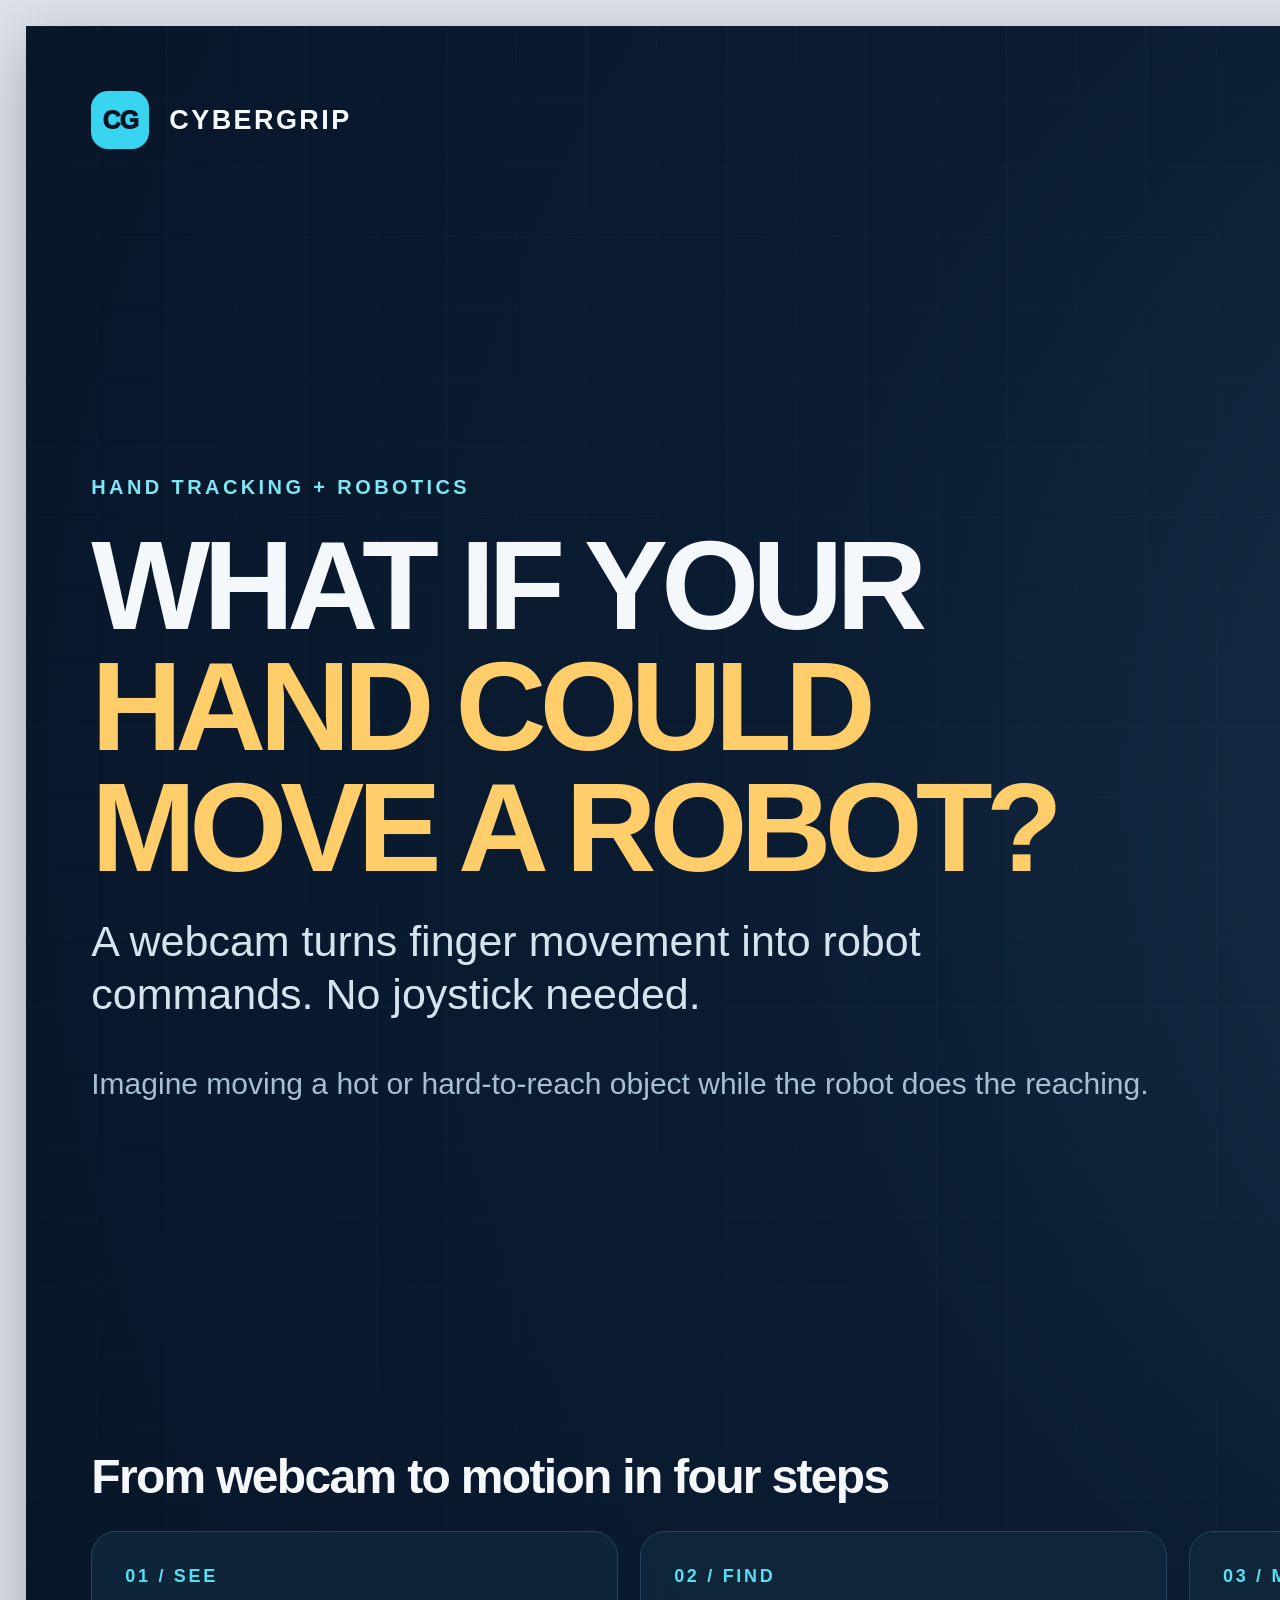
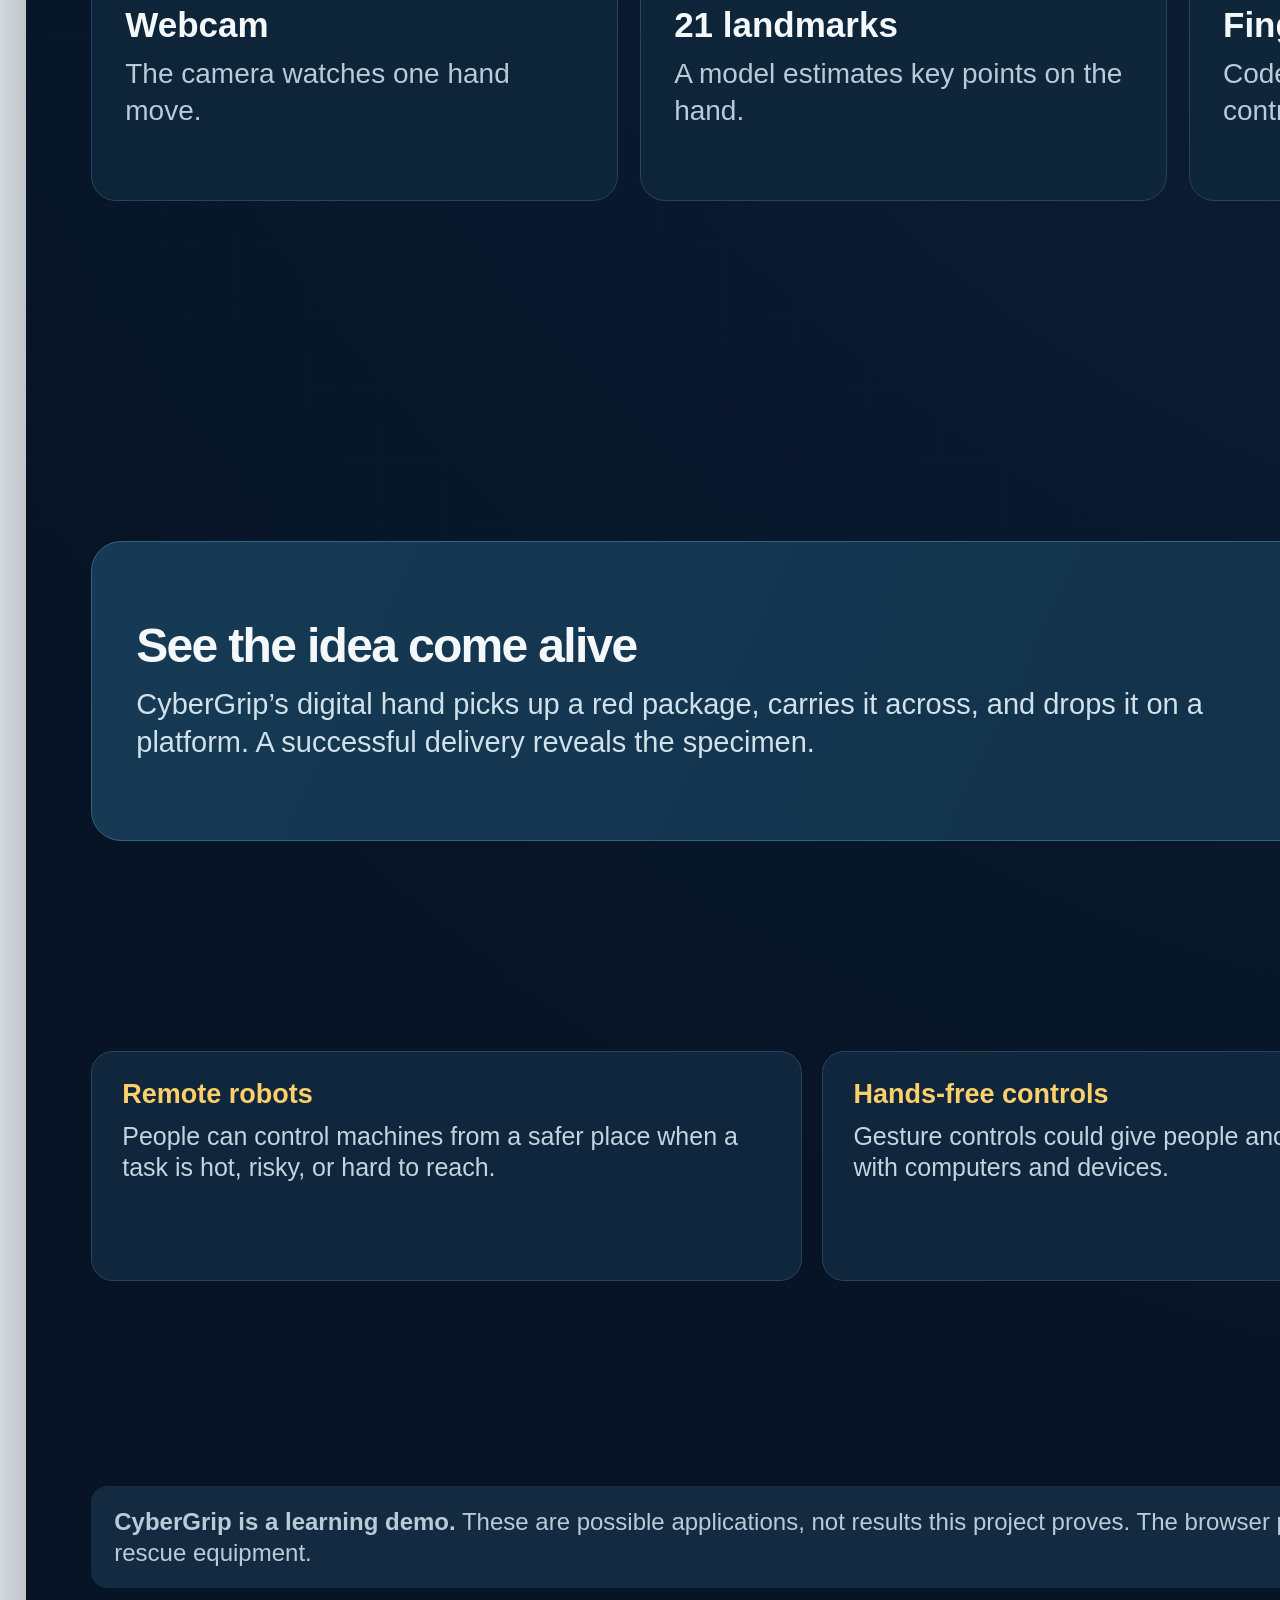
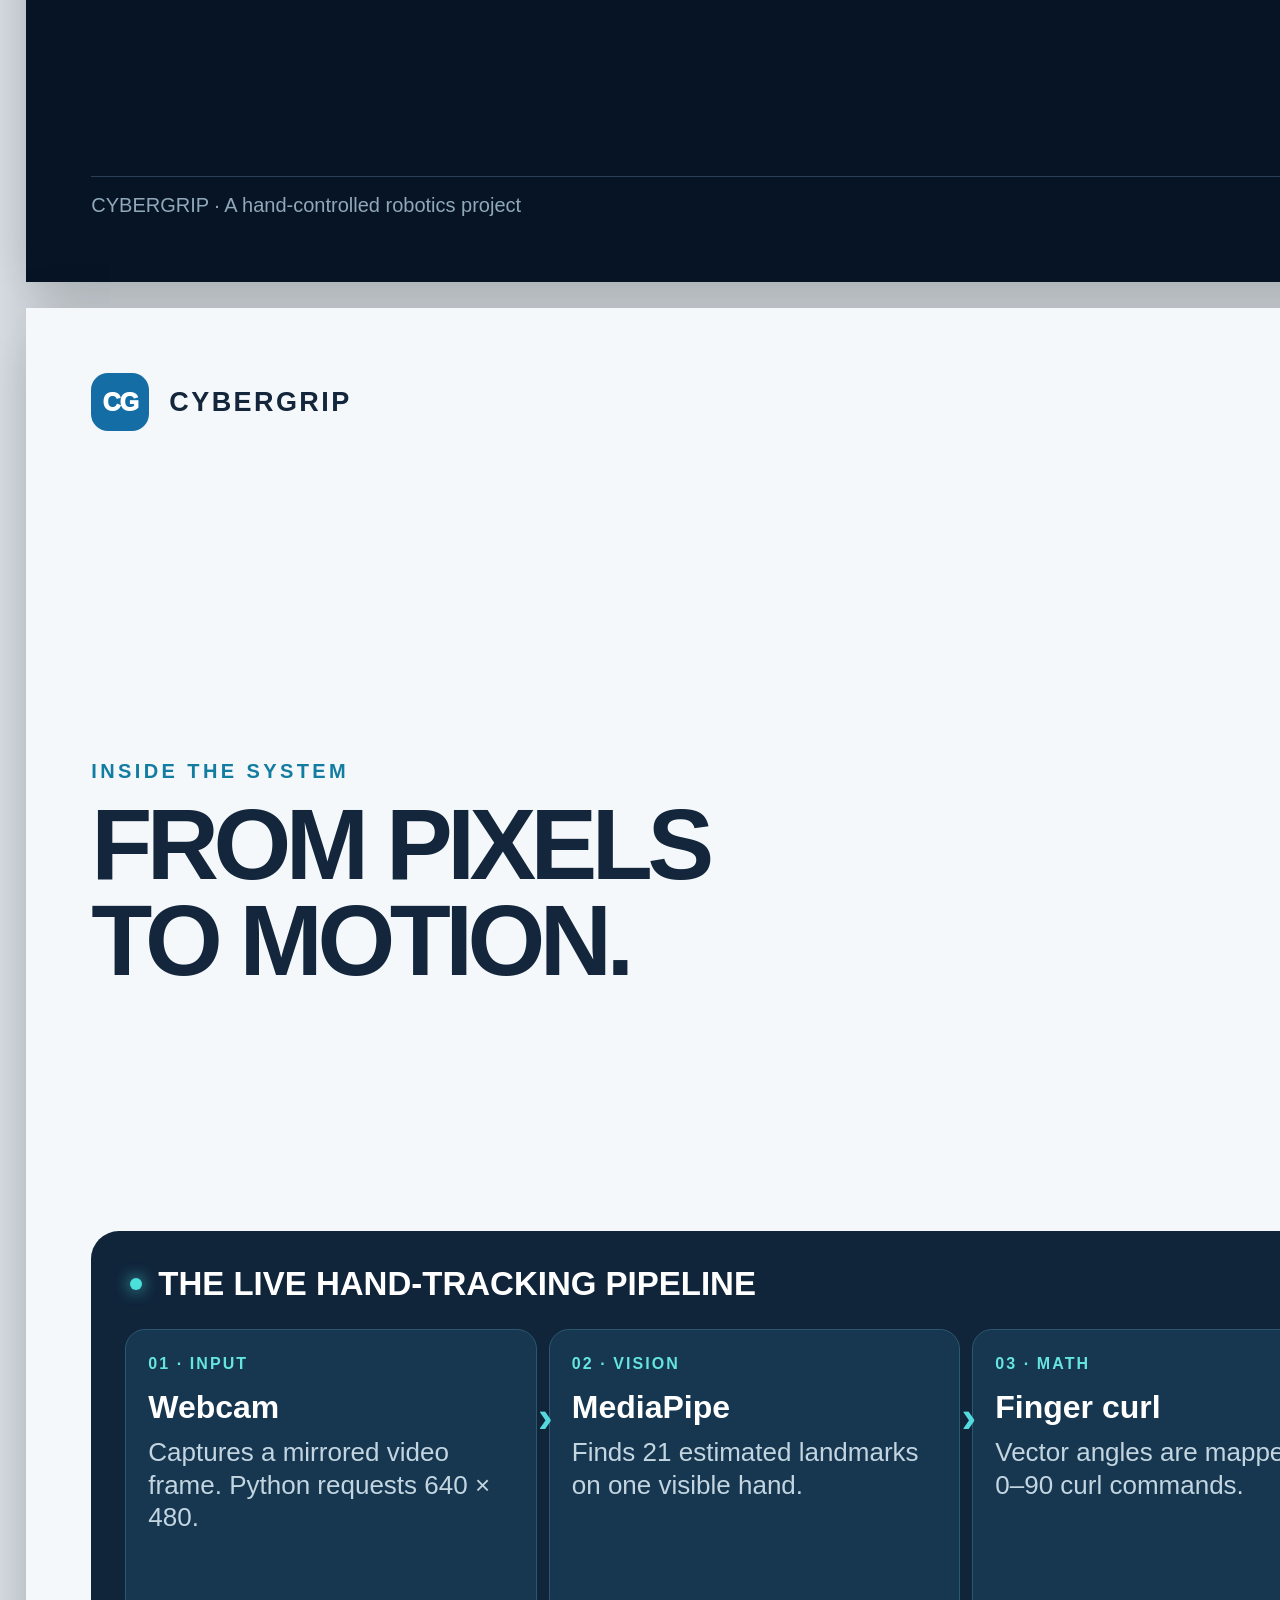
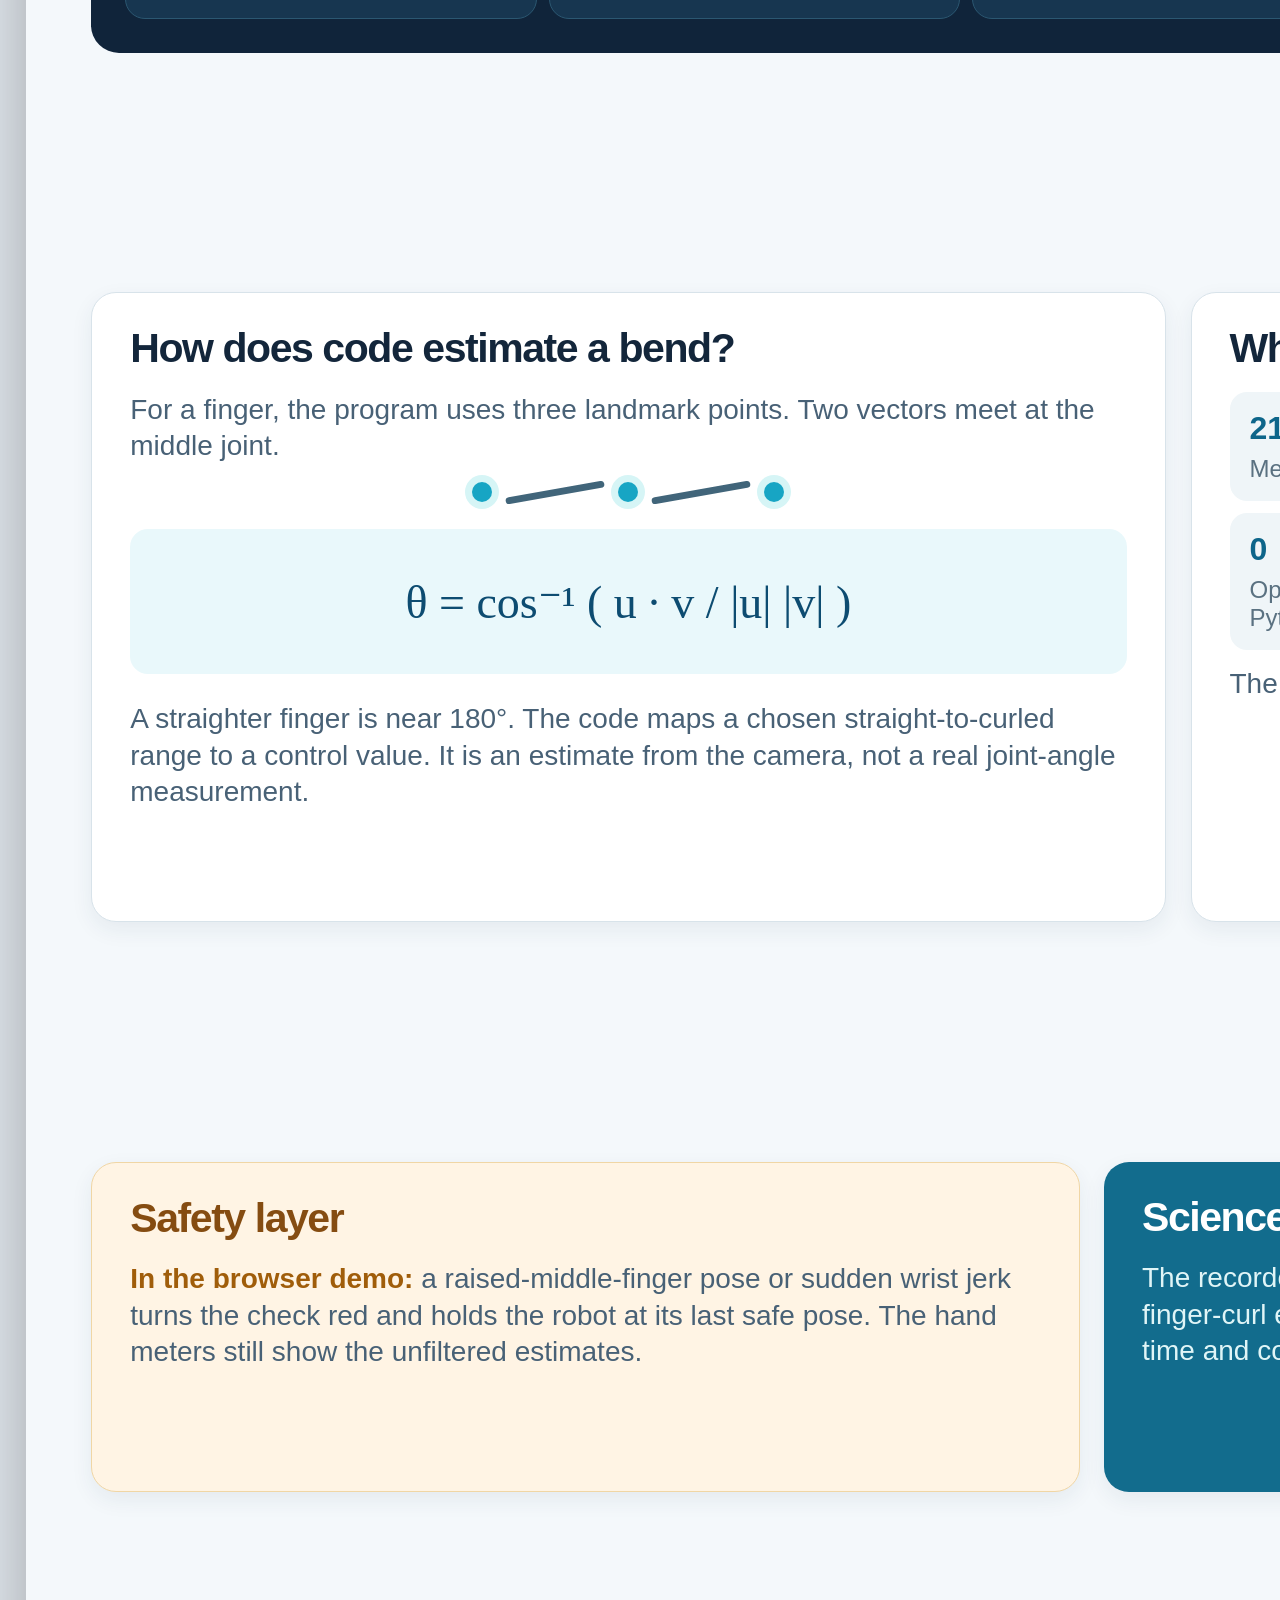
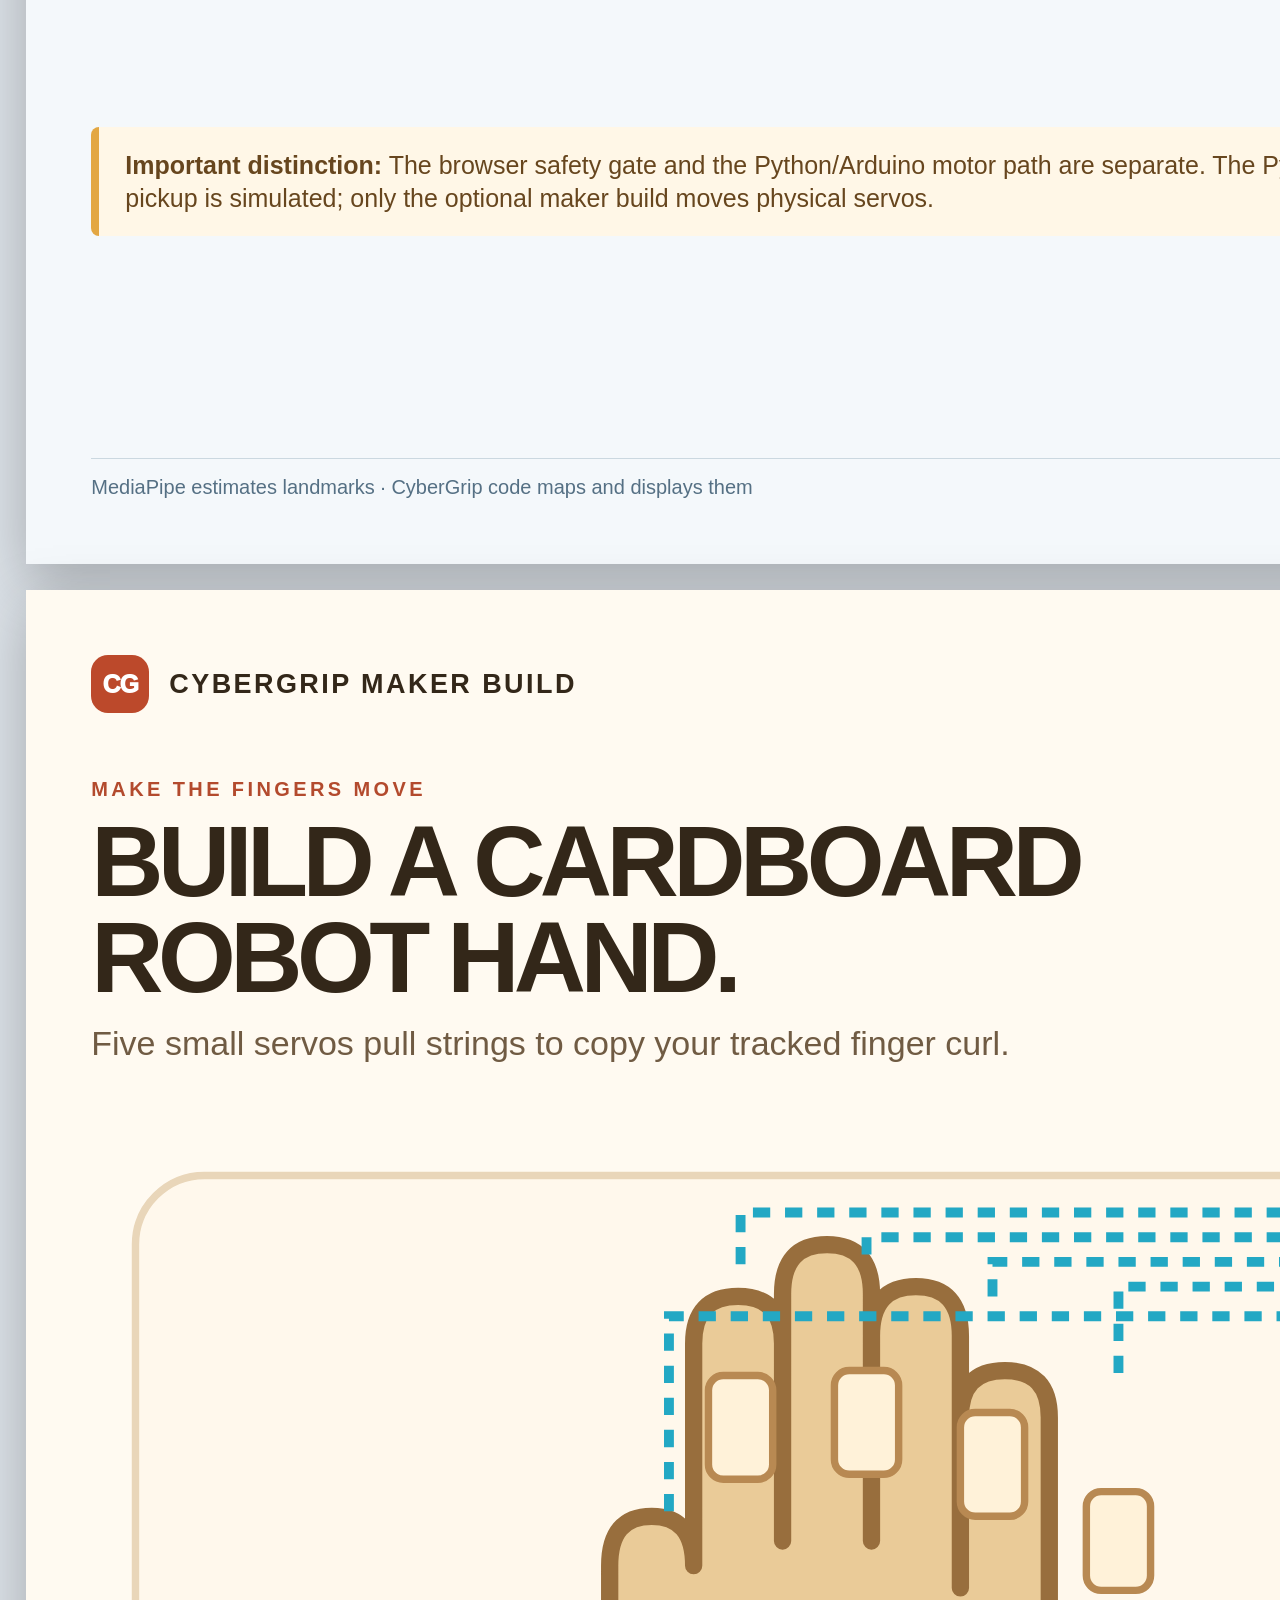
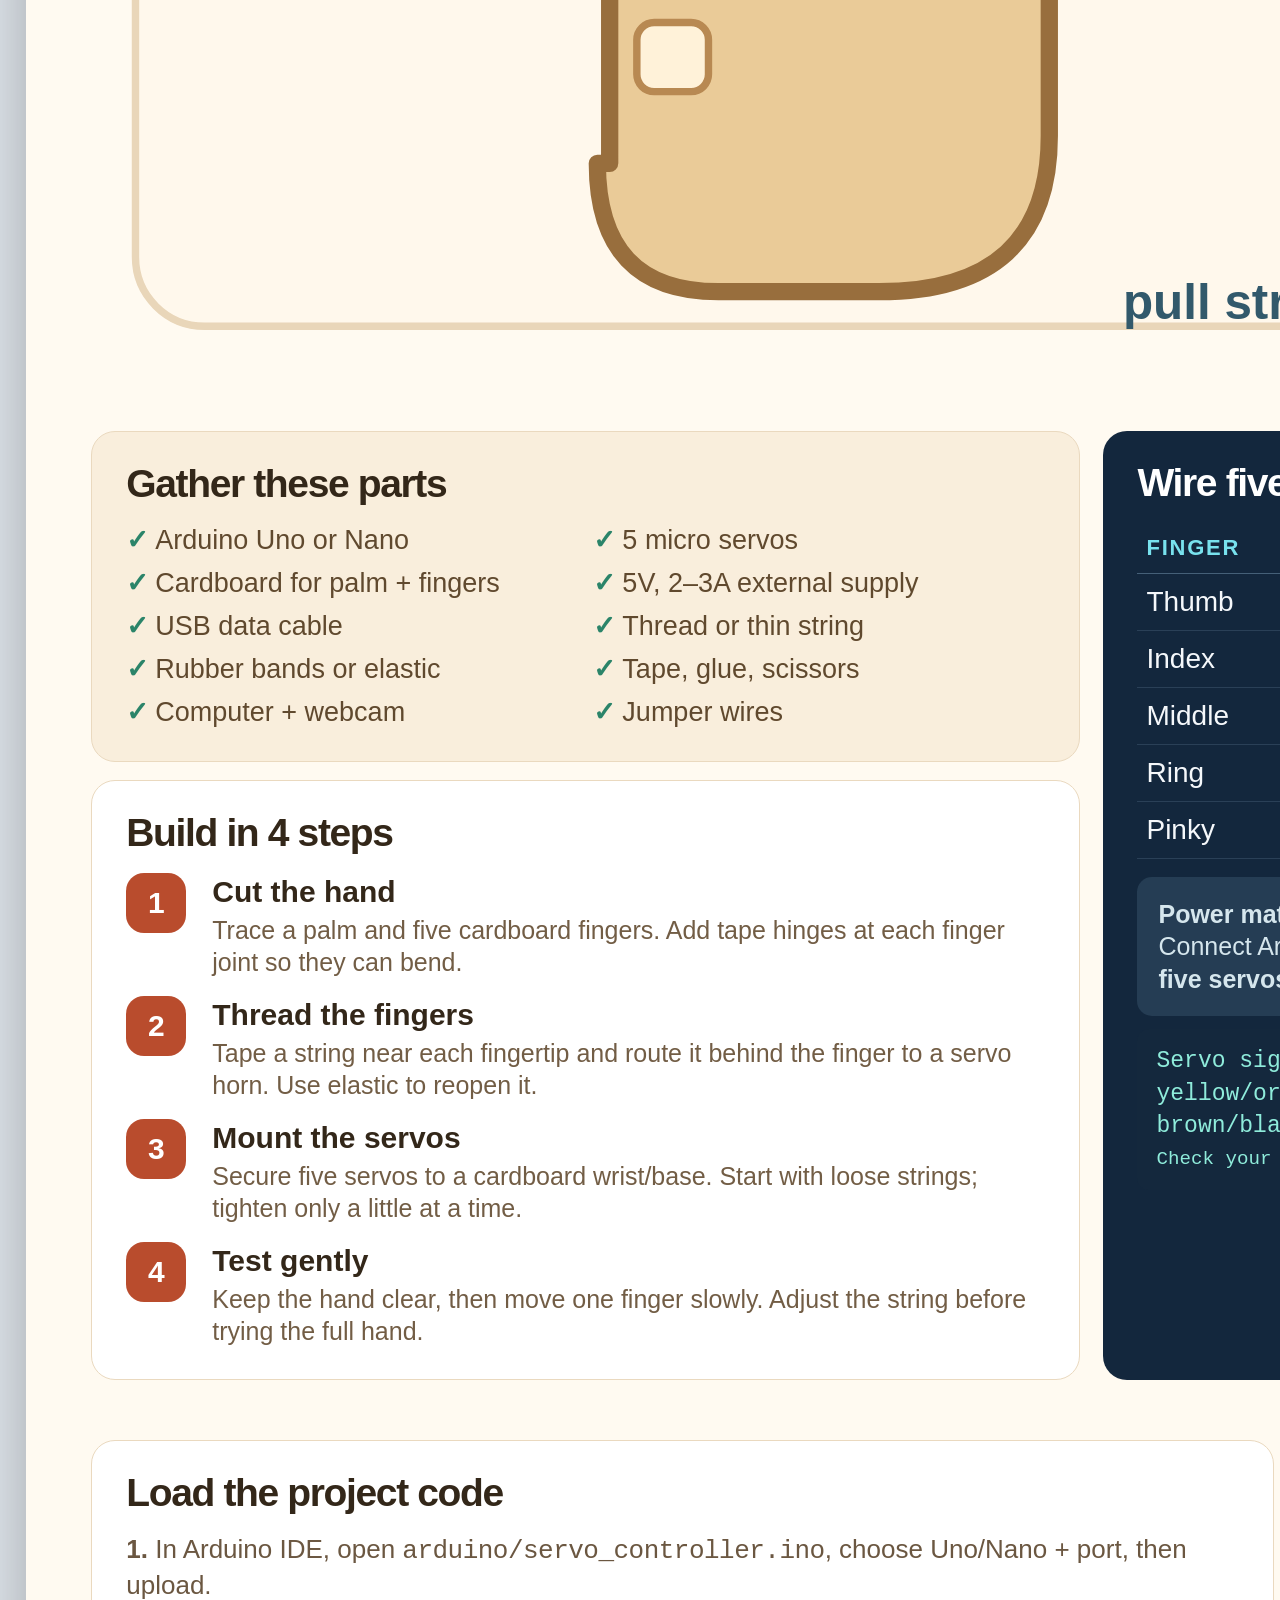
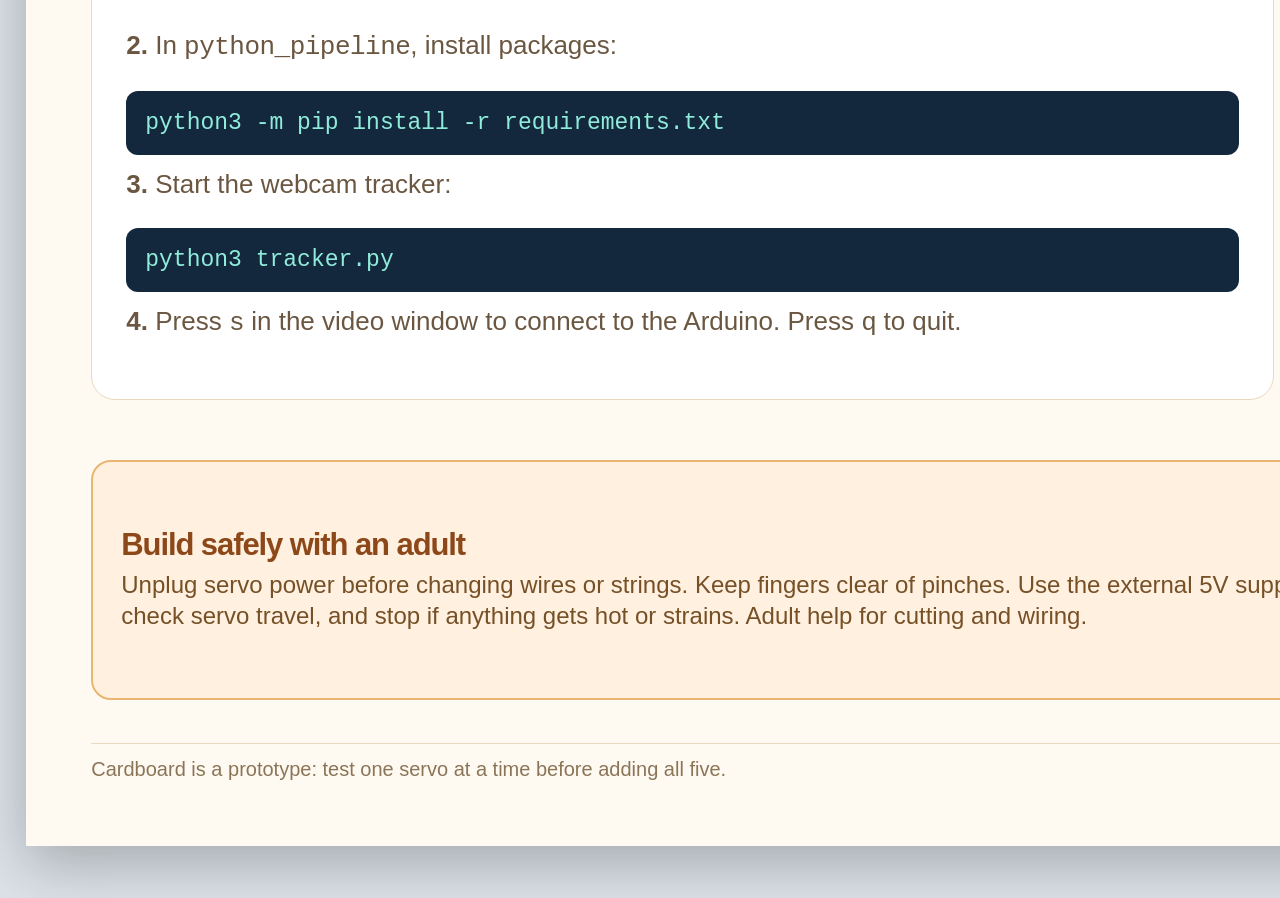
<file: posters/00-printable-poster-set.html>
<!doctype html><html lang="en"><head><meta charset="utf-8"><meta name="viewport" content="width=device-width, initial-scale=1"><title>CyberGrip | Three Science Fair Posters</title><style>
@page { size: 24in 36in; margin: 0; }
* { box-sizing: border-box; }
html, body { margin: 0; padding: 0; font-family: "Avenir Next", "Helvetica Neue", Arial, sans-serif; }
body { background: #dce2e8; -webkit-print-color-adjust: exact; print-color-adjust: exact; }
.poster { width: 24in; height: 36in; position: relative; overflow: hidden; padding: .68in; page-break-after: always; display:flex; flex-direction:column; justify-content:space-between; }
.poster:last-child { page-break-after: auto; }
.brand { display:flex; align-items:center; gap:20px; font-size:27px; font-weight:900; letter-spacing:.09em; }
.mark { width:58px; height:58px; display:grid; place-items:center; border-radius:17px; font-size:25px; letter-spacing:-.04em; font-weight:950; }
.brand-tag { margin-left:auto; padding:12px 18px; border-radius:999px; font-size:18px; letter-spacing:.11em; font-weight:850; }
.eyebrow { text-transform:uppercase; letter-spacing:.17em; font-weight:900; font-size:20px; }
h1,h2,h3,p { margin-top:0; }
h1 { letter-spacing:-.055em; line-height:.96; }
h2 { letter-spacing:-.035em; line-height:1.03; }
p { line-height:1.3; }
.pill { display:inline-block; border-radius:999px; padding:11px 17px; font-size:18px; letter-spacing:.12em; text-transform:uppercase; font-weight:900; }
.footer { position:static; left:auto; right:auto; bottom:auto; display:flex; align-items:center; justify-content:space-between; font-size:20px; flex:0 0 auto; }
.robot-art { width:100%; height:100%; }
.build-art { width:100%; height:auto; display:block; }
.code { font-family:Menlo,Consolas,monospace; letter-spacing:-.02em; }
@media screen { body { padding:26px; } .poster { margin:0 auto 26px; box-shadow:0 18px 55px rgba(0,0,0,.25); transform-origin:top center; } }
@media print { body { background:white; } .poster { margin:0; box-shadow:none; } }

.pitch { color:#f5f8fb; background: radial-gradient(circle at 78% 22%, #183650 0, #0b1c32 32%, #071426 70%); }
.pitch:before { content:""; position:absolute; inset:0; opacity:.14; background-image:linear-gradient(rgba(112,202,227,.2) 1px,transparent 1px),linear-gradient(90deg,rgba(112,202,227,.2) 1px,transparent 1px); background-size:70px 70px; mask-image:linear-gradient(to bottom,black,transparent 75%); }
.pitch > * { position:relative; z-index:1; }
.pitch .mark { background:#39d5f0; color:#071426; }
.pitch .brand-tag { color:#bbd0df; background:#132d45; }
.pitch .hero { display:grid; grid-template-columns:1.08fr .92fr; gap:30px; min-height:860px; align-items:center; margin-top:38px; }
.pitch .eyebrow { color:#7ce6f3; }
.pitch h1 { font-size:126px; margin:27px 0 26px; }
.pitch h1 span { color:#ffce6a; }
.pitch .lede { max-width:870px; font-size:43px; color:#d5e4ee; line-height:1.24; }
.pitch .robot-wrap { height:820px; }
.pitch .question { margin-top:15px; color:#a8bfd0; font-size:30px; }
.pitch .section-title { font-size:48px; margin-bottom:30px; }
.pitch .flow { margin-top:30px; min-height:480px; }
.pitch .flow-grid { display:grid; grid-template-columns:repeat(4,1fr); gap:22px; }
.pitch .flow-card { min-height:270px; padding:34px 33px; border:1px solid #27445c; border-radius:25px; background:rgba(16,39,60,.86); }
.pitch .flow-card .num { color:#56dff2; font-size:18px; font-weight:900; letter-spacing:.15em; }
.pitch .flow-card h3 { font-size:35px; margin:18px 0 11px; }
.pitch .flow-card p { font-size:28px; color:#b8cbd9; margin:0; }
.pitch .demo { display:grid; grid-template-columns:1.15fr .85fr; gap:28px; align-items:center; margin-top:22px; padding:40px 44px; min-height:300px; border-radius:30px; background:linear-gradient(115deg,#163a55,#0f2b42); border:1px solid #34637d; }
.pitch .demo h2 { font-size:48px; margin:0 0 15px; }
.pitch .demo p { font-size:29px; color:#d1e1eb; margin:0; }
.pitch .mission { display:flex; justify-content:center; align-items:center; gap:20px; font-size:29px; font-weight:850; color:#ffdc89; }
.pitch .mission .arrow { color:#53d8ef; font-size:42px; }
.pitch .gift { width:88px;height:82px;background:#d52345;border-radius:9px;position:relative;box-shadow:inset 0 -8px 0 rgba(70,0,12,.15); }
.pitch .gift:before { content:"";position:absolute;left:37px;top:0;width:14px;height:100%;background:#f8ca54; }
.pitch .gift:after { content:"";position:absolute;left:0;top:27px;width:100%;height:12px;background:#f8ca54; }
.pitch .gift span { position:absolute;top:-23px;left:31px;width:27px;height:20px;border:6px solid #f8ca54;border-radius:50% 50% 5px 50%;transform:rotate(-24deg); }
.pitch .usecases { display:grid; grid-template-columns:repeat(3,1fr); gap:20px; margin-top:22px; }
.pitch .usecase { min-height:230px; padding:27px 30px; border-radius:22px; background:#10263d; border:1px solid #27445c; }
.pitch .usecase b { display:block; color:#ffcf69; font-size:27px; margin-bottom:11px; }
.pitch .usecase p { color:#c3d4df; font-size:25px; margin:0; line-height:1.25; }
.pitch .truth { margin-top:18px; padding:20px 23px; border-radius:16px; background:#132a40; font-size:24px; line-height:1.3; color:#b9cbd7; }
.pitch .footer { color:#8fa8ba; border-top:1px solid #294057; padding-top:17px; }

.tech { color:#13263b; background:#f4f8fb; }
.tech .mark { color:white; background:#146da5; }
.tech .brand-tag { color:#246081; background:#d9edf4; }
.tech .hero { display:flex; justify-content:space-between; align-items:end; margin:35px 0 22px; min-height:300px; }
.tech .hero h1 { font-size:100px; margin:13px 0 0; }
.tech .hero p { width:720px; margin:0 0 6px; font-size:34px; color:#557084; }
.tech .eyebrow { color:#127ca1; }
.tech .pipeline { border-radius:28px; padding:34px; min-height:420px; background:#10243a; color:white; }
.tech .pipeline-title { display:flex; align-items:center; gap:16px; font-size:33px; font-weight:900; margin:0 0 26px 5px; }
.tech .pipeline-title:before { content:""; width:12px; height:12px; border-radius:50%; background:#4ce0db; box-shadow:0 0 16px #4ce0db; }
.tech .steps { display:grid; grid-template-columns:repeat(5,1fr); gap:12px; }
.tech .step { min-height:290px; padding:25px 22px; background:#173650; border:1px solid #2b5771; border-radius:20px; position:relative; }
.tech .step:not(:last-child):after { content:"›"; position:absolute; right:-17px; top:62px; z-index:2; color:#54d9df; font-size:44px; font-weight:900; }
.tech .step .num { color:#65e5df; font-size:16px; letter-spacing:.13em; font-weight:900; }
.tech .step h3 { font-size:32px; margin:16px 0 10px; color:#fff; }
.tech .step p { color:#c2d5e0; font-size:26px; margin:0; line-height:1.25; }
.tech .columns { display:grid; grid-template-columns:1fr 1fr; gap:25px; margin-top:18px; }
.tech .card { padding:34px 38px; border-radius:25px; background:white; border:1px solid #d8e3ea; box-shadow:0 8px 22px rgba(24,62,87,.07); }
.tech .columns > .card { min-height:630px; }
.tech .card h2 { font-size:41px; margin:0 0 22px; }
.tech .card p { font-size:28px; color:#486176; margin:0 0 18px; line-height:1.3; }
.tech .card p:last-child { margin-bottom:0; }
.tech .formula { display:flex; align-items:center; justify-content:center; margin:27px 0; min-height:145px; border-radius:18px; color:#0d4c71; background:#e9f8fb; font-family:Georgia,serif; font-size:46px; }
.tech .landmarks { display:flex; align-items:center; justify-content:center; gap:13px; margin:16px 0; }
.tech .landmarks .dot { width:20px;height:20px;border-radius:50%;background:#17a5c4;box-shadow:0 0 0 7px #d6f5f6; }
.tech .landmarks .line { width:100px;height:7px;background:#41657a;border-radius:999px;transform:rotate(-10deg); }
.tech .mapping { display:grid; grid-template-columns:1fr 1fr; gap:12px; margin-top:16px; }
.tech .metric { padding:18px 20px; border-radius:17px; background:#eff5f8; }
.tech .metric b { display:block; font-size:32px; color:#0d658a; margin-bottom:8px; }
.tech .metric span { font-size:24px; color:#5a7181; }
.tech .data-strip { display:grid; grid-template-columns:.92fr 1.08fr; gap:24px; margin-top:18px; }
.tech .data-strip > .card { min-height:330px; }
.tech .safety { background:#fff4e4; border-color:#f0d6a5; }
.tech .safety h2 { color:#854c11; }
.tech .safety strong { color:#a05d0a; }
.tech .data { color:white; background:#126c8d; border:0; }
.tech .data h2 { color:white; }
.tech .data p { color:#e0f5f7; }
.tech .truth { margin-top:14px; padding:22px 26px; border-left:8px solid #e3a742; border-radius:8px 18px 18px 8px; background:#fff7e7; font-size:25px; line-height:1.3; color:#67461e; }
.tech .footer { color:#557084; border-top:1px solid #cbd8e0; padding-top:17px; }

.build { color:#332719; background:#fffaf1; }
.build .mark { color:white; background:#bc492b; }
.build .brand-tag { color:#85502c; background:#f3e4ca; }
.build .hero { margin:22px 0 12px; display:flex; justify-content:space-between; align-items:end; min-height:220px; }
.build .eyebrow { color:#b34a2d; }
.build .hero h1 { max-width:1400px; font-size:100px; margin:12px 0 16px; }
.build .hero p { color:#705b43; font-size:34px; margin:0; }
.build .build-art { margin:12px 0 17px; }
.build .columns { display:grid; grid-template-columns:.92fr 1.08fr; gap:23px; }
.build .card { padding:32px 34px; border:1px solid #ead9bf; border-radius:24px; background:white; }
.build .card h2 { margin:0 0 20px; font-size:39px; }
.build .materials { background:#f9eedc; }
.build .materials ul { list-style:none; padding:0; margin:0; display:grid; grid-template-columns:1fr 1fr; gap:10px 15px; }
.build .materials li { font-size:27px; line-height:1.22; padding-left:29px; position:relative; color:#60492e; }
.build .materials li:before { content:"✓"; position:absolute; left:0; color:#2b8469; font-weight:900; }
.build .steps { display:grid; grid-template-columns:1fr; gap:18px; }
.build .build-step { display:grid; grid-template-columns:68px 1fr; gap:18px; align-items:start; }
.build .build-step .num { width:60px;height:60px;display:grid;place-items:center;border-radius:18px;background:#b94c2d;color:white;font-size:30px;font-weight:900; }
.build .build-step h3 { font-size:30px; margin:2px 0 5px; }
.build .build-step p { color:#725d45; font-size:25px; margin:0; line-height:1.28; }
.build .wiring { margin-top:18px; display:grid; grid-template-columns:1.1fr .9fr; gap:23px; align-items:stretch; }
.build .wiring-card { background:#13273d;color:#f5f8fb;border:0; }
.build .wiring-card h2 { color:#fff; }
.build table { width:100%; border-collapse:collapse; font-size:28px; }
.build th { color:#78e2ee; text-align:left; padding:12px 9px; border-bottom:1px solid #456078; font-size:22px; text-transform:uppercase; letter-spacing:.08em; }
.build td { padding:12px 9px; border-bottom:1px solid #2a4057; }
.build .power { margin-top:18px; padding:21px; border-radius:15px; background:#253d54; color:#d5e6ed; font-size:25px; line-height:1.3; }
.build .setup { background:#fff; }
.build .codeblock { margin:13px 0; padding:16px 19px; border-radius:12px; background:#14283d; color:#8fecdb; font:23px/1.4 Menlo,Consolas,monospace; }
.build .setup p { font-size:26px; color:#6b5741; line-height:1.3; }
.build .warning { display:grid; grid-template-columns:1.18fr .82fr; align-items:center; gap:24px; min-height:240px; margin-top:18px; padding:24px 28px; border-radius:20px; background:#fff0df; border:2px solid #e7b772; }
.build .warning h2 { font-size:31px; margin:0 0 9px; color:#8d481a; }
.build .warning p { font-size:24px; line-height:1.28; color:#765027; margin:0; }
.build .repo-box { padding:20px 24px; border-radius:16px; background:#fffaf1; border:1px solid #e7c997; }
.build .repo-box strong { display:block; font-size:27px; color:#a7432a; margin-bottom:8px; }
.build .repo-box p { margin:0 0 8px; color:#634a2d; font-size:21px; }
.build .repo-url { color:#145f7c; font-size:24px; line-height:1.22; font-weight:800; word-break:break-word; }
.build .footer { color:#8b7558; border-top:1px solid #ead9bf; padding-top:14px; }
</style></head><body><article class="poster pitch">
  <header class="brand"><span class="mark">CG</span><span>CYBERGRIP</span><span class="brand-tag">SCIENCE FAIR PROJECT</span></header>
  <section class="hero">
    <div>
      <div class="eyebrow">Hand tracking + robotics</div>
      <h1>WHAT IF YOUR<br><span>HAND COULD<br>MOVE A ROBOT?</span></h1>
      <p class="lede">A webcam turns finger movement into robot commands. No joystick needed.</p>
      <p class="question">Imagine moving a hot or hard-to-reach object while the robot does the reaching.</p>
    </div>
    <div class="robot-wrap">
<svg class="robot-art" viewBox="0 0 680 690" role="img" aria-label="Illustration of a silver robot hand on an articulated arm">
  <defs>
    <linearGradient id="metal" x1="0" x2="1" y1="0" y2="1"><stop stop-color="#d9e8f2"/><stop offset=".5" stop-color="#66849a"/><stop offset="1" stop-color="#e6f2fa"/></linearGradient>
    <radialGradient id="glow"><stop stop-color="#36d7f3" stop-opacity=".35"/><stop offset="1" stop-color="#36d7f3" stop-opacity="0"/></radialGradient>
  </defs>
  <circle cx="355" cy="332" r="310" fill="url(#glow)"/>
  <g fill="none" stroke="#41d7f2" stroke-width="5" opacity=".7"><path d="M74 230a280 280 0 0 1 502-95"/><path d="M90 190a235 235 0 0 1 415-80"/></g>
  <ellipse cx="344" cy="625" rx="185" ry="30" fill="#10253b"/>
  <path d="M222 595h244l35 35H185z" fill="#243a51" stroke="#7c98aa" stroke-width="5"/>
  <ellipse cx="344" cy="596" rx="122" ry="24" fill="url(#metal)" stroke="#d7eaf5" stroke-width="5"/>
  <path d="M345 568 252 365" stroke="#1b2c40" stroke-width="92" stroke-linecap="round"/>
  <path d="M345 568 252 365" stroke="url(#metal)" stroke-width="70" stroke-linecap="round"/>
  <path d="m252 365 175-132" stroke="#1b2c40" stroke-width="88" stroke-linecap="round"/>
  <path d="m252 365 175-132" stroke="url(#metal)" stroke-width="66" stroke-linecap="round"/>
  <circle cx="252" cy="365" r="57" fill="#15263b" stroke="#56ddf3" stroke-width="6"/>
  <circle cx="252" cy="365" r="33" fill="url(#metal)"/>
  <circle cx="345" cy="568" r="55" fill="#15263b" stroke="#56ddf3" stroke-width="6"/>
  <circle cx="345" cy="568" r="31" fill="url(#metal)"/>
  <path d="m427 233 22-43" stroke="#202f44" stroke-width="43" stroke-linecap="round"/>
  <path d="m427 233 22-43" stroke="url(#metal)" stroke-width="30" stroke-linecap="round"/>
  <rect x="342" y="90" width="170" height="118" rx="38" fill="url(#metal)" stroke="#d4e9f5" stroke-width="6"/>
  <rect x="382" y="62" width="92" height="54" rx="24" fill="#263b50" stroke="#6de6f5" stroke-width="5"/>
  <g stroke="#d8e8f2" stroke-width="26" stroke-linecap="round">
    <path d="M363 203v89q0 39 33 39"/><path d="M401 207v103q0 40 33 40"/>
    <path d="M440 207v103q0 40 33 40"/><path d="M478 204v91q0 37 31 40"/>
  </g>
  <path d="M343 166h-42q-35 0-42 31l-11 49q-7 28 20 38l33 11" fill="none" stroke="#d8e8f2" stroke-width="26" stroke-linecap="round"/>
  <g fill="#42def5"><circle cx="360" cy="224" r="6"/><circle cx="401" cy="224" r="6"/><circle cx="441" cy="224" r="6"/><circle cx="480" cy="224" r="6"/></g>
  <path d="M420 127h18" stroke="#13273c" stroke-width="8" stroke-linecap="round"/>
</svg></div>
  </section>
  <section class="flow">
    <h2 class="section-title">From webcam to motion in four steps</h2>
    <div class="flow-grid">
      <div class="flow-card"><div class="num">01 / SEE</div><h3>Webcam</h3><p>The camera watches one hand move.</p></div>
      <div class="flow-card"><div class="num">02 / FIND</div><h3>21 landmarks</h3><p>A model estimates key points on the hand.</p></div>
      <div class="flow-card"><div class="num">03 / MAP</div><h3>Finger curl</h3><p>Code turns the points into five curl controls.</p></div>
      <div class="flow-card"><div class="num">04 / MOVE</div><h3>Robot twin</h3><p>A 3D hand follows the safe control values.</p></div>
    </div>
  </section>
  <section class="demo">
    <div><h2>See the idea come alive</h2><p>CyberGrip’s digital hand picks up a red package, carries it across, and drops it on a platform. A successful delivery reveals the specimen.</p></div>
    <div class="mission"><span class="gift"><span></span></span><span class="arrow">→</span><span>GRAB&nbsp; / &nbsp;CARRY&nbsp; / &nbsp;DROP</span></div>
  </section>
  <section class="usecases"><div class="usecase"><b>Remote robots</b><p>People can control machines from a safer place when a task is hot, risky, or hard to reach.</p></div><div class="usecase"><b>Hands-free controls</b><p>Gesture controls could give people another way to interact with computers and devices.</p></div><div class="usecase"><b>Try it in simulation</b><p>A digital model lets builders test an idea before adding motors and hardware.</p></div></section>
  <div class="truth"><strong>CyberGrip is a learning demo.</strong> These are possible applications, not results this project proves. The browser pickup is simulated; the optional cardboard build moves five fingers and is not medical or rescue equipment.</div>
  <footer class="footer"><span>CYBERGRIP · A hand-controlled robotics project</span><span>01 / THE PITCH</span></footer>
</article><article class="poster tech">
  <header class="brand"><span class="mark">CG</span><span>CYBERGRIP</span><span class="brand-tag">HOW IT WORKS</span></header>
  <section class="hero"><div><div class="eyebrow">Inside the system</div><h1>FROM PIXELS<br>TO MOTION.</h1></div><p>One webcam image becomes five finger controls. Here is the path the data takes.</p></section>
  <section class="pipeline">
    <div class="pipeline-title">THE LIVE HAND-TRACKING PIPELINE</div>
    <div class="steps">
      <div class="step"><div class="num">01 · INPUT</div><h3>Webcam</h3><p>Captures a mirrored video frame. Python requests 640 × 480.</p></div>
      <div class="step"><div class="num">02 · VISION</div><h3>MediaPipe</h3><p>Finds 21 estimated landmarks on one visible hand.</p></div>
      <div class="step"><div class="num">03 · MATH</div><h3>Finger curl</h3><p>Vector angles are mapped to 0–90 curl commands.</p></div>
      <div class="step"><div class="num">04 · GATE</div><h3>Safe check</h3><p>Browser twin blocks a flagged pose or sudden wrist jerk.</p></div>
      <div class="step"><div class="num">05 · OUTPUT</div><h3>Two paths</h3><p>Three.js twin on screen, or Python serial → Arduino servos.</p></div>
    </div>
  </section>
  <section class="columns">
    <div class="card">
      <h2>How does code estimate a bend?</h2>
      <p>For a finger, the program uses three landmark points. Two vectors meet at the middle joint.</p>
      <div class="landmarks"><span class="dot"></span><span class="line"></span><span class="dot"></span><span class="line"></span><span class="dot"></span></div>
      <div class="formula">θ = cos⁻¹ ( u · v / |u| |v| )</div>
      <p>A straighter finger is near 180°. The code maps a chosen straight-to-curled range to a control value. It is an estimate from the camera, not a real joint-angle measurement.</p>
    </div>
    <div class="card">
      <h2>What the numbers mean</h2>
      <div class="mapping">
        <div class="metric"><b>21 points</b><span>MediaPipe hand landmarks</span></div>
        <div class="metric"><b>5 channels</b><span>Thumb, index, middle, ring, pinky</span></div>
        <div class="metric"><b>0 → 90</b><span>Open-to-curled command values from Python</span></div>
        <div class="metric"><b>25% smoothing</b><span>Arduino eases toward each new target</span></div>
      </div>
      <p style="margin-top:16px">The serial bridge sends packets like <span class="code">&lt;45,90,90,85,70&gt;</span> at 115,200 baud.</p>
    </div>
  </section>
  <section class="data-strip">
    <div class="card safety"><h2>Safety layer</h2><p><strong>In the browser demo:</strong> a raised-middle-finger pose or sudden wrist jerk turns the check red and holds the robot at its last safe pose. The hand meters still show the unfiltered estimates.</p></div>
    <div class="card data"><h2>Science fair measurements</h2><p>The recorder collects 100 detected-hand results with processing delay, frame rate, finger-curl estimates, camera distance, and room-light input. Change one condition at a time and compare your own trials.</p></div>
  </section>
  <div class="truth"><strong>Important distinction:</strong> The browser safety gate and the Python/Arduino motor path are separate. The Python motor path does not currently include that same gesture/jerk block. The web pickup is simulated; only the optional maker build moves physical servos.</div>
  <footer class="footer"><span>MediaPipe estimates landmarks · CyberGrip code maps and displays them</span><span>02 / THE TECHNOLOGY</span></footer>
</article><article class="poster build">
  <header class="brand"><span class="mark">CG</span><span>CYBERGRIP MAKER BUILD</span><span class="brand-tag">CARDBOARD + CODE</span></header>
  <section class="hero"><div><div class="eyebrow">Make the fingers move</div><h1>BUILD A CARDBOARD<br>ROBOT HAND.</h1><p>Five small servos pull strings to copy your tracked finger curl.</p></div></section>
  
<svg class="build-art" viewBox="0 0 880 340" role="img" aria-label="Cardboard hand with hinged fingers, strings and five servos">
  <defs><marker id="arrow" markerWidth="10" markerHeight="10" refX="8" refY="3" orient="auto"><path d="M0,0 L0,6 L9,3 z" fill="#23a8c4"/></marker></defs>
  <rect x="18" y="18" width="844" height="304" rx="28" fill="#fff8ec" stroke="#e9d6b9" stroke-width="3"/>
  <path d="M210 256v-80q0-20 17-20t17 20v-90q0-19 18-19t18 19v80V66q0-20 18-20t18 20v100V83q0-20 18-20t18 20v102V116q0-19 18-19t18 19v129q0 63-69 63h-65q-49 0-49-52z" fill="#eacb98" stroke="#986e3d" stroke-width="7" stroke-linejoin="round"/>
  <g fill="#fff2d9" stroke="#b88952" stroke-width="3"><rect x="250" y="99" width="26" height="42" rx="6"/><rect x="301" y="97" width="26" height="42" rx="6"/><rect x="352" y="114" width="26" height="42" rx="6"/><rect x="403" y="146" width="26" height="40" rx="6"/><rect x="221" y="199" width="29" height="28" rx="7"/></g>
  <g fill="none" stroke="#23a8c4" stroke-width="4" stroke-dasharray="7 6"><path d="M263 54V33H563"/><path d="M314 50V43H563"/><path d="M365 67V53H563"/><path d="M416 98V63H563"/><path d="M234 154 234 75h329"/></g>
  <g transform="translate(560 54)">
    <rect x="0" y="0" width="245" height="212" rx="22" fill="#dcebf0" stroke="#2e667b" stroke-width="5"/>
    <text x="122" y="-10" text-anchor="middle" font-size="22" font-weight="800" fill="#32596b">5 MICRO SERVOS</text>
    <g fill="#304b60" stroke="#71d6e7" stroke-width="3">
      <rect x="22" y="32" width="74" height="48" rx="12"/><rect x="150" y="32" width="74" height="48" rx="12"/>
      <rect x="22" y="104" width="74" height="48" rx="12"/><rect x="150" y="104" width="74" height="48" rx="12"/>
      <rect x="86" y="166" width="74" height="38" rx="12"/>
    </g>
    <g fill="#f3b64d"><circle cx="59" cy="56" r="9"/><circle cx="187" cy="56" r="9"/><circle cx="59" cy="128" r="9"/><circle cx="187" cy="128" r="9"/><circle cx="123" cy="185" r="8"/></g>
  </g>
  <path d="M487 293h55" stroke="#23a8c4" stroke-width="4" marker-end="url(#arrow)"/>
  <text x="500" y="319" text-anchor="middle" font-size="20" font-weight="700" fill="#32596b">pull string → curl</text>
</svg>
  <section class="columns">
    <div>
      <div class="card materials"><h2>Gather these parts</h2><ul>
        <li>Arduino Uno or Nano</li><li>5 micro servos</li><li>Cardboard for palm + fingers</li>
        <li>5V, 2–3A external supply</li><li>USB data cable</li><li>Thread or thin string</li>
        <li>Rubber bands or elastic</li><li>Tape, glue, scissors</li>
        <li>Computer + webcam</li><li>Jumper wires</li>
      </ul></div>
      <div class="card" style="margin-top:18px"><h2>Build in 4 steps</h2><div class="steps">
        <div class="build-step"><span class="num">1</span><div><h3>Cut the hand</h3><p>Trace a palm and five cardboard fingers. Add tape hinges at each finger joint so they can bend.</p></div></div>
        <div class="build-step"><span class="num">2</span><div><h3>Thread the fingers</h3><p>Tape a string near each fingertip and route it behind the finger to a servo horn. Use elastic to reopen it.</p></div></div>
        <div class="build-step"><span class="num">3</span><div><h3>Mount the servos</h3><p>Secure five servos to a cardboard wrist/base. Start with loose strings; tighten only a little at a time.</p></div></div>
        <div class="build-step"><span class="num">4</span><div><h3>Test gently</h3><p>Keep the hand clear, then move one finger slowly. Adjust the string before trying the full hand.</p></div></div>
      </div></div>
    </div>
    <div class="card wiring-card">
      <h2>Wire five servos</h2>
      <table><thead><tr><th>Finger</th><th>Signal wire</th></tr></thead><tbody>
        <tr><td>Thumb</td><td>D3</td></tr><tr><td>Index</td><td>D5</td></tr><tr><td>Middle</td><td>D6</td></tr><tr><td>Ring</td><td>D9</td></tr><tr><td>Pinky</td><td>D10</td></tr>
      </tbody></table>
      <div class="power"><b>Power matters:</b> all servo red wires → external +5V. All brown/black wires → supply GND. Connect Arduino GND to that same GND. Keep the Arduino on USB for data. <b>Do not power five servos from the Arduino 5V pin.</b></div>
      <div class="codeblock">Servo signal colors are often:<br>yellow/orange = signal · red = +5V<br>brown/black = GND<br><small>Check your servo label/wire guide.</small></div>
    </div>
  </section>
  <section class="wiring">
    <div class="card setup"><h2>Load the project code</h2>
      <p><b>1.</b> In Arduino IDE, open <span class="code">arduino/servo_controller.ino</span>, choose Uno/Nano + port, then upload.</p>
      <p><b>2.</b> In <span class="code">python_pipeline</span>, install packages:</p><div class="codeblock">python3 -m pip install -r requirements.txt</div>
      <p><b>3.</b> Start the webcam tracker:</p><div class="codeblock">python3 tracker.py</div>
      <p><b>4.</b> Press <span class="code">s</span> in the video window to connect to the Arduino. Press <span class="code">q</span> to quit.</p>
    </div>
    <div class="card setup"><h2>What the maker build does</h2><p>Python estimates five finger-curl values from the webcam. The serial bridge sends them to the Arduino. The Arduino smooths the values and moves five servos.</p><p><b>This build copies finger motion only.</b> It does not include the browser twin’s arm or gift pickup, and the physical Python path does not have the browser demo’s gesture safety filter.</p></div>
  </section>
  <section class="warning">
    <div><h2>Build safely with an adult</h2><p>Unplug servo power before changing wires or strings. Keep fingers clear of pinches. Use the external 5V supply, check servo travel, and stop if anything gets hot or strains. Adult help for cutting and wiring.</p></div>
    <div class="repo-box"><strong>Get the code</strong><p>Type this address to open the project files:</p><a class="repo-url" href="https://github.com/kcmagik-blip/cybergrip-lab">github.com/kcmagik-blip/cybergrip-lab</a></div>
  </section>
  <footer class="footer"><span>Cardboard is a prototype: test one servo at a time before adding all five.</span><span>03 / THE MAKER BUILD</span></footer>
</article></body></html>
</file>
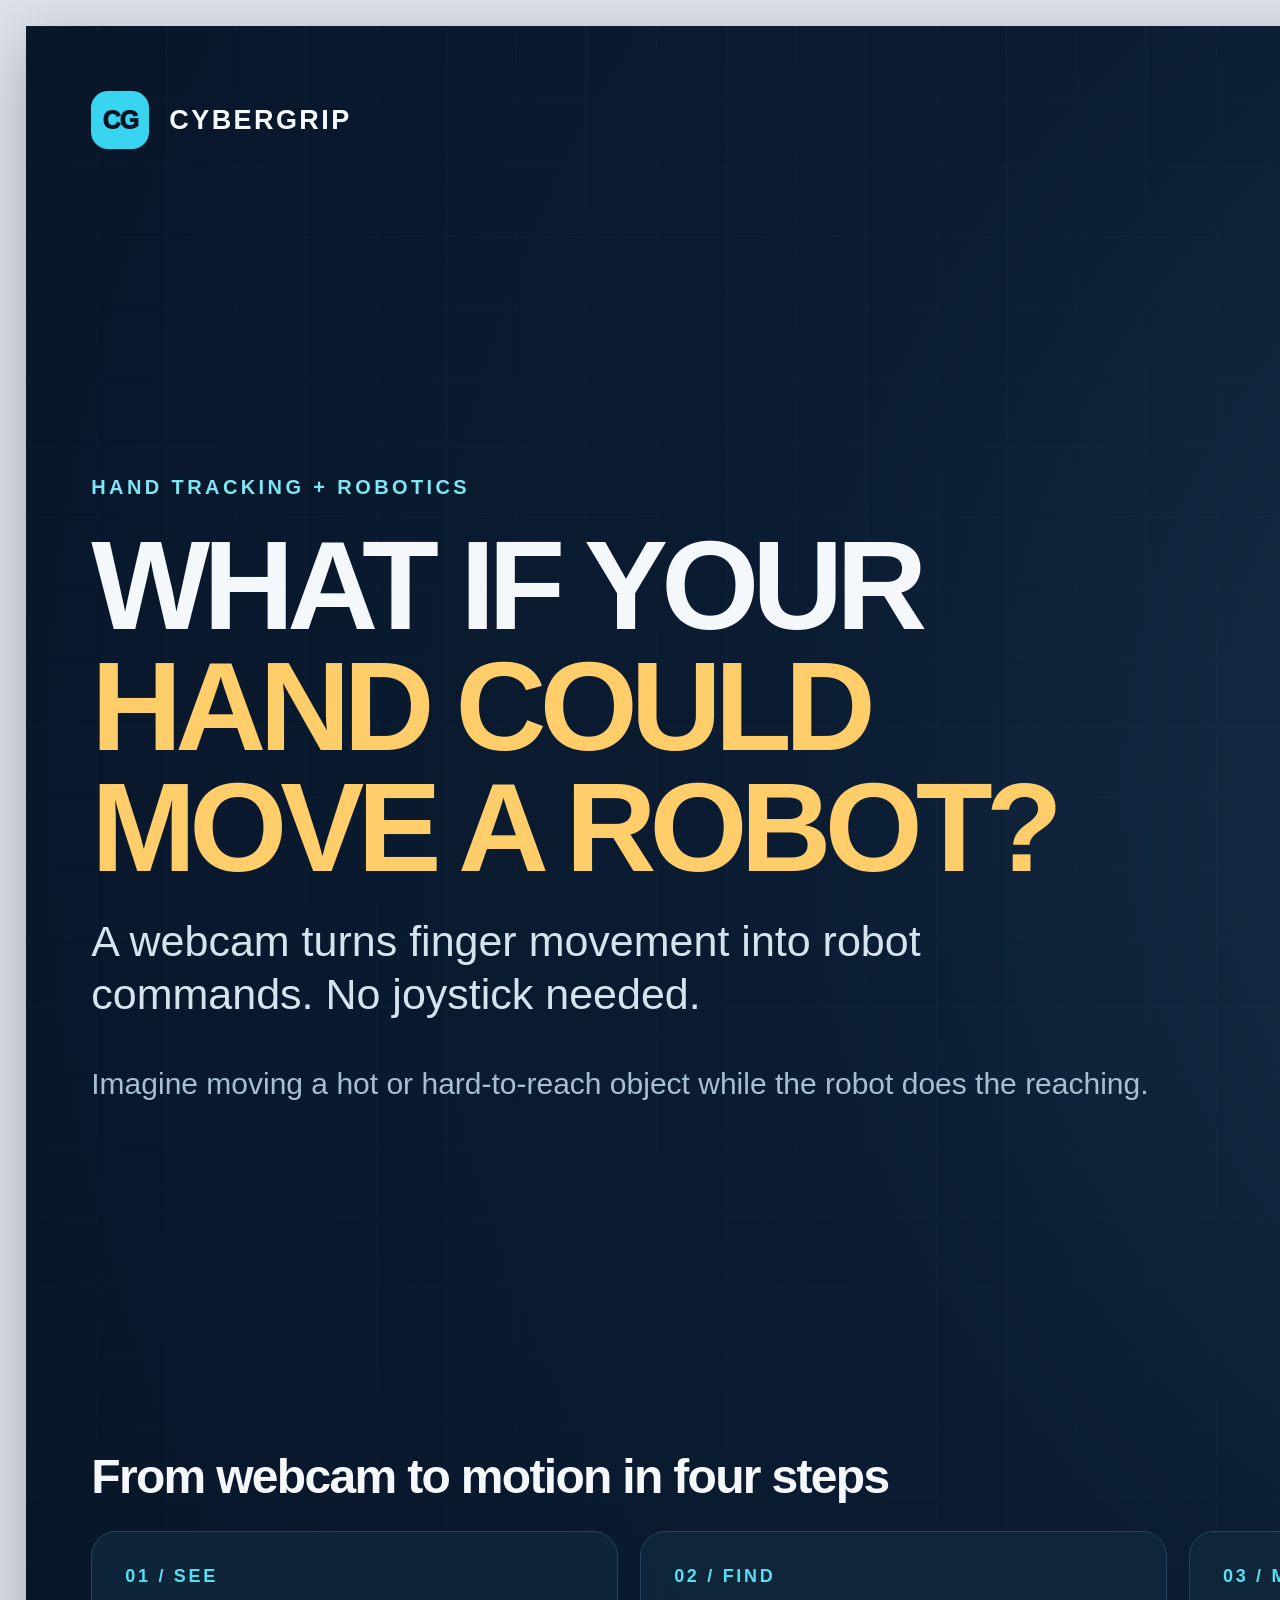
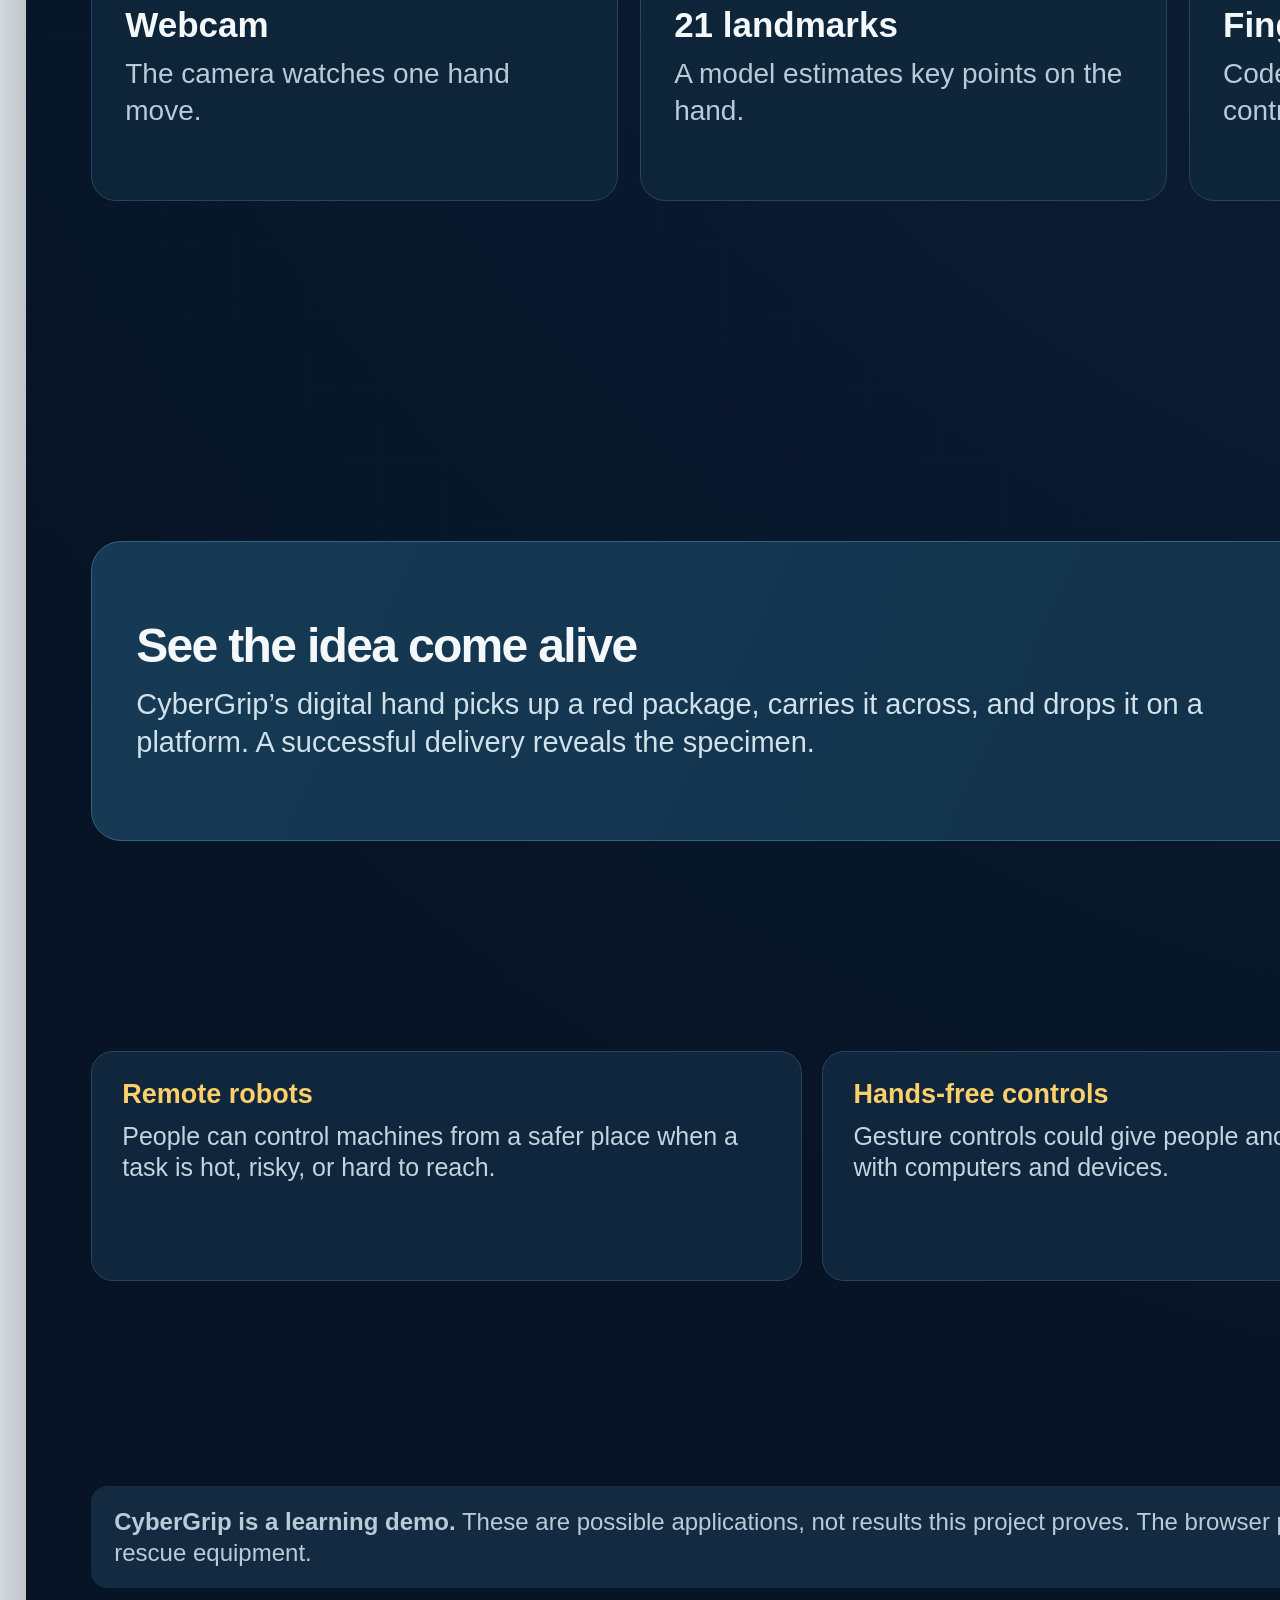
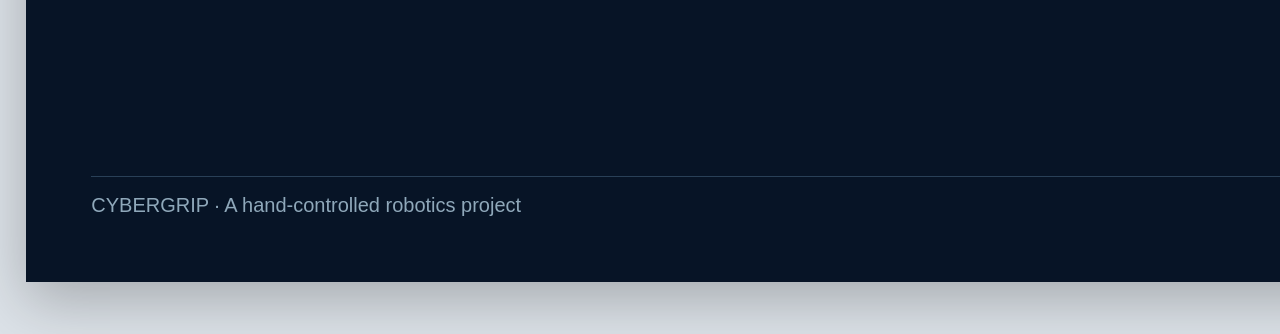
<file: posters/01-project-pitch.html>
<!doctype html><html lang="en"><head><meta charset="utf-8"><meta name="viewport" content="width=device-width, initial-scale=1"><title>CyberGrip | The Pitch</title><style>
@page { size: 24in 36in; margin: 0; }
* { box-sizing: border-box; }
html, body { margin: 0; padding: 0; font-family: "Avenir Next", "Helvetica Neue", Arial, sans-serif; }
body { background: #dce2e8; -webkit-print-color-adjust: exact; print-color-adjust: exact; }
.poster { width: 24in; height: 36in; position: relative; overflow: hidden; padding: .68in; page-break-after: always; display:flex; flex-direction:column; justify-content:space-between; }
.poster:last-child { page-break-after: auto; }
.brand { display:flex; align-items:center; gap:20px; font-size:27px; font-weight:900; letter-spacing:.09em; }
.mark { width:58px; height:58px; display:grid; place-items:center; border-radius:17px; font-size:25px; letter-spacing:-.04em; font-weight:950; }
.brand-tag { margin-left:auto; padding:12px 18px; border-radius:999px; font-size:18px; letter-spacing:.11em; font-weight:850; }
.eyebrow { text-transform:uppercase; letter-spacing:.17em; font-weight:900; font-size:20px; }
h1,h2,h3,p { margin-top:0; }
h1 { letter-spacing:-.055em; line-height:.96; }
h2 { letter-spacing:-.035em; line-height:1.03; }
p { line-height:1.3; }
.pill { display:inline-block; border-radius:999px; padding:11px 17px; font-size:18px; letter-spacing:.12em; text-transform:uppercase; font-weight:900; }
.footer { position:static; left:auto; right:auto; bottom:auto; display:flex; align-items:center; justify-content:space-between; font-size:20px; flex:0 0 auto; }
.robot-art { width:100%; height:100%; }
.build-art { width:100%; height:auto; display:block; }
.code { font-family:Menlo,Consolas,monospace; letter-spacing:-.02em; }
@media screen { body { padding:26px; } .poster { margin:0 auto 26px; box-shadow:0 18px 55px rgba(0,0,0,.25); transform-origin:top center; } }
@media print { body { background:white; } .poster { margin:0; box-shadow:none; } }

.pitch { color:#f5f8fb; background: radial-gradient(circle at 78% 22%, #183650 0, #0b1c32 32%, #071426 70%); }
.pitch:before { content:""; position:absolute; inset:0; opacity:.14; background-image:linear-gradient(rgba(112,202,227,.2) 1px,transparent 1px),linear-gradient(90deg,rgba(112,202,227,.2) 1px,transparent 1px); background-size:70px 70px; mask-image:linear-gradient(to bottom,black,transparent 75%); }
.pitch > * { position:relative; z-index:1; }
.pitch .mark { background:#39d5f0; color:#071426; }
.pitch .brand-tag { color:#bbd0df; background:#132d45; }
.pitch .hero { display:grid; grid-template-columns:1.08fr .92fr; gap:30px; min-height:860px; align-items:center; margin-top:38px; }
.pitch .eyebrow { color:#7ce6f3; }
.pitch h1 { font-size:126px; margin:27px 0 26px; }
.pitch h1 span { color:#ffce6a; }
.pitch .lede { max-width:870px; font-size:43px; color:#d5e4ee; line-height:1.24; }
.pitch .robot-wrap { height:820px; }
.pitch .question { margin-top:15px; color:#a8bfd0; font-size:30px; }
.pitch .section-title { font-size:48px; margin-bottom:30px; }
.pitch .flow { margin-top:30px; min-height:480px; }
.pitch .flow-grid { display:grid; grid-template-columns:repeat(4,1fr); gap:22px; }
.pitch .flow-card { min-height:270px; padding:34px 33px; border:1px solid #27445c; border-radius:25px; background:rgba(16,39,60,.86); }
.pitch .flow-card .num { color:#56dff2; font-size:18px; font-weight:900; letter-spacing:.15em; }
.pitch .flow-card h3 { font-size:35px; margin:18px 0 11px; }
.pitch .flow-card p { font-size:28px; color:#b8cbd9; margin:0; }
.pitch .demo { display:grid; grid-template-columns:1.15fr .85fr; gap:28px; align-items:center; margin-top:22px; padding:40px 44px; min-height:300px; border-radius:30px; background:linear-gradient(115deg,#163a55,#0f2b42); border:1px solid #34637d; }
.pitch .demo h2 { font-size:48px; margin:0 0 15px; }
.pitch .demo p { font-size:29px; color:#d1e1eb; margin:0; }
.pitch .mission { display:flex; justify-content:center; align-items:center; gap:20px; font-size:29px; font-weight:850; color:#ffdc89; }
.pitch .mission .arrow { color:#53d8ef; font-size:42px; }
.pitch .gift { width:88px;height:82px;background:#d52345;border-radius:9px;position:relative;box-shadow:inset 0 -8px 0 rgba(70,0,12,.15); }
.pitch .gift:before { content:"";position:absolute;left:37px;top:0;width:14px;height:100%;background:#f8ca54; }
.pitch .gift:after { content:"";position:absolute;left:0;top:27px;width:100%;height:12px;background:#f8ca54; }
.pitch .gift span { position:absolute;top:-23px;left:31px;width:27px;height:20px;border:6px solid #f8ca54;border-radius:50% 50% 5px 50%;transform:rotate(-24deg); }
.pitch .usecases { display:grid; grid-template-columns:repeat(3,1fr); gap:20px; margin-top:22px; }
.pitch .usecase { min-height:230px; padding:27px 30px; border-radius:22px; background:#10263d; border:1px solid #27445c; }
.pitch .usecase b { display:block; color:#ffcf69; font-size:27px; margin-bottom:11px; }
.pitch .usecase p { color:#c3d4df; font-size:25px; margin:0; line-height:1.25; }
.pitch .truth { margin-top:18px; padding:20px 23px; border-radius:16px; background:#132a40; font-size:24px; line-height:1.3; color:#b9cbd7; }
.pitch .footer { color:#8fa8ba; border-top:1px solid #294057; padding-top:17px; }
</style></head><body><article class="poster pitch">
  <header class="brand"><span class="mark">CG</span><span>CYBERGRIP</span><span class="brand-tag">SCIENCE FAIR PROJECT</span></header>
  <section class="hero">
    <div>
      <div class="eyebrow">Hand tracking + robotics</div>
      <h1>WHAT IF YOUR<br><span>HAND COULD<br>MOVE A ROBOT?</span></h1>
      <p class="lede">A webcam turns finger movement into robot commands. No joystick needed.</p>
      <p class="question">Imagine moving a hot or hard-to-reach object while the robot does the reaching.</p>
    </div>
    <div class="robot-wrap">
<svg class="robot-art" viewBox="0 0 680 690" role="img" aria-label="Illustration of a silver robot hand on an articulated arm">
  <defs>
    <linearGradient id="metal" x1="0" x2="1" y1="0" y2="1"><stop stop-color="#d9e8f2"/><stop offset=".5" stop-color="#66849a"/><stop offset="1" stop-color="#e6f2fa"/></linearGradient>
    <radialGradient id="glow"><stop stop-color="#36d7f3" stop-opacity=".35"/><stop offset="1" stop-color="#36d7f3" stop-opacity="0"/></radialGradient>
  </defs>
  <circle cx="355" cy="332" r="310" fill="url(#glow)"/>
  <g fill="none" stroke="#41d7f2" stroke-width="5" opacity=".7"><path d="M74 230a280 280 0 0 1 502-95"/><path d="M90 190a235 235 0 0 1 415-80"/></g>
  <ellipse cx="344" cy="625" rx="185" ry="30" fill="#10253b"/>
  <path d="M222 595h244l35 35H185z" fill="#243a51" stroke="#7c98aa" stroke-width="5"/>
  <ellipse cx="344" cy="596" rx="122" ry="24" fill="url(#metal)" stroke="#d7eaf5" stroke-width="5"/>
  <path d="M345 568 252 365" stroke="#1b2c40" stroke-width="92" stroke-linecap="round"/>
  <path d="M345 568 252 365" stroke="url(#metal)" stroke-width="70" stroke-linecap="round"/>
  <path d="m252 365 175-132" stroke="#1b2c40" stroke-width="88" stroke-linecap="round"/>
  <path d="m252 365 175-132" stroke="url(#metal)" stroke-width="66" stroke-linecap="round"/>
  <circle cx="252" cy="365" r="57" fill="#15263b" stroke="#56ddf3" stroke-width="6"/>
  <circle cx="252" cy="365" r="33" fill="url(#metal)"/>
  <circle cx="345" cy="568" r="55" fill="#15263b" stroke="#56ddf3" stroke-width="6"/>
  <circle cx="345" cy="568" r="31" fill="url(#metal)"/>
  <path d="m427 233 22-43" stroke="#202f44" stroke-width="43" stroke-linecap="round"/>
  <path d="m427 233 22-43" stroke="url(#metal)" stroke-width="30" stroke-linecap="round"/>
  <rect x="342" y="90" width="170" height="118" rx="38" fill="url(#metal)" stroke="#d4e9f5" stroke-width="6"/>
  <rect x="382" y="62" width="92" height="54" rx="24" fill="#263b50" stroke="#6de6f5" stroke-width="5"/>
  <g stroke="#d8e8f2" stroke-width="26" stroke-linecap="round">
    <path d="M363 203v89q0 39 33 39"/><path d="M401 207v103q0 40 33 40"/>
    <path d="M440 207v103q0 40 33 40"/><path d="M478 204v91q0 37 31 40"/>
  </g>
  <path d="M343 166h-42q-35 0-42 31l-11 49q-7 28 20 38l33 11" fill="none" stroke="#d8e8f2" stroke-width="26" stroke-linecap="round"/>
  <g fill="#42def5"><circle cx="360" cy="224" r="6"/><circle cx="401" cy="224" r="6"/><circle cx="441" cy="224" r="6"/><circle cx="480" cy="224" r="6"/></g>
  <path d="M420 127h18" stroke="#13273c" stroke-width="8" stroke-linecap="round"/>
</svg></div>
  </section>
  <section class="flow">
    <h2 class="section-title">From webcam to motion in four steps</h2>
    <div class="flow-grid">
      <div class="flow-card"><div class="num">01 / SEE</div><h3>Webcam</h3><p>The camera watches one hand move.</p></div>
      <div class="flow-card"><div class="num">02 / FIND</div><h3>21 landmarks</h3><p>A model estimates key points on the hand.</p></div>
      <div class="flow-card"><div class="num">03 / MAP</div><h3>Finger curl</h3><p>Code turns the points into five curl controls.</p></div>
      <div class="flow-card"><div class="num">04 / MOVE</div><h3>Robot twin</h3><p>A 3D hand follows the safe control values.</p></div>
    </div>
  </section>
  <section class="demo">
    <div><h2>See the idea come alive</h2><p>CyberGrip’s digital hand picks up a red package, carries it across, and drops it on a platform. A successful delivery reveals the specimen.</p></div>
    <div class="mission"><span class="gift"><span></span></span><span class="arrow">→</span><span>GRAB&nbsp; / &nbsp;CARRY&nbsp; / &nbsp;DROP</span></div>
  </section>
  <section class="usecases"><div class="usecase"><b>Remote robots</b><p>People can control machines from a safer place when a task is hot, risky, or hard to reach.</p></div><div class="usecase"><b>Hands-free controls</b><p>Gesture controls could give people another way to interact with computers and devices.</p></div><div class="usecase"><b>Try it in simulation</b><p>A digital model lets builders test an idea before adding motors and hardware.</p></div></section>
  <div class="truth"><strong>CyberGrip is a learning demo.</strong> These are possible applications, not results this project proves. The browser pickup is simulated; the optional cardboard build moves five fingers and is not medical or rescue equipment.</div>
  <footer class="footer"><span>CYBERGRIP · A hand-controlled robotics project</span><span>01 / THE PITCH</span></footer>
</article></body></html>
</file>
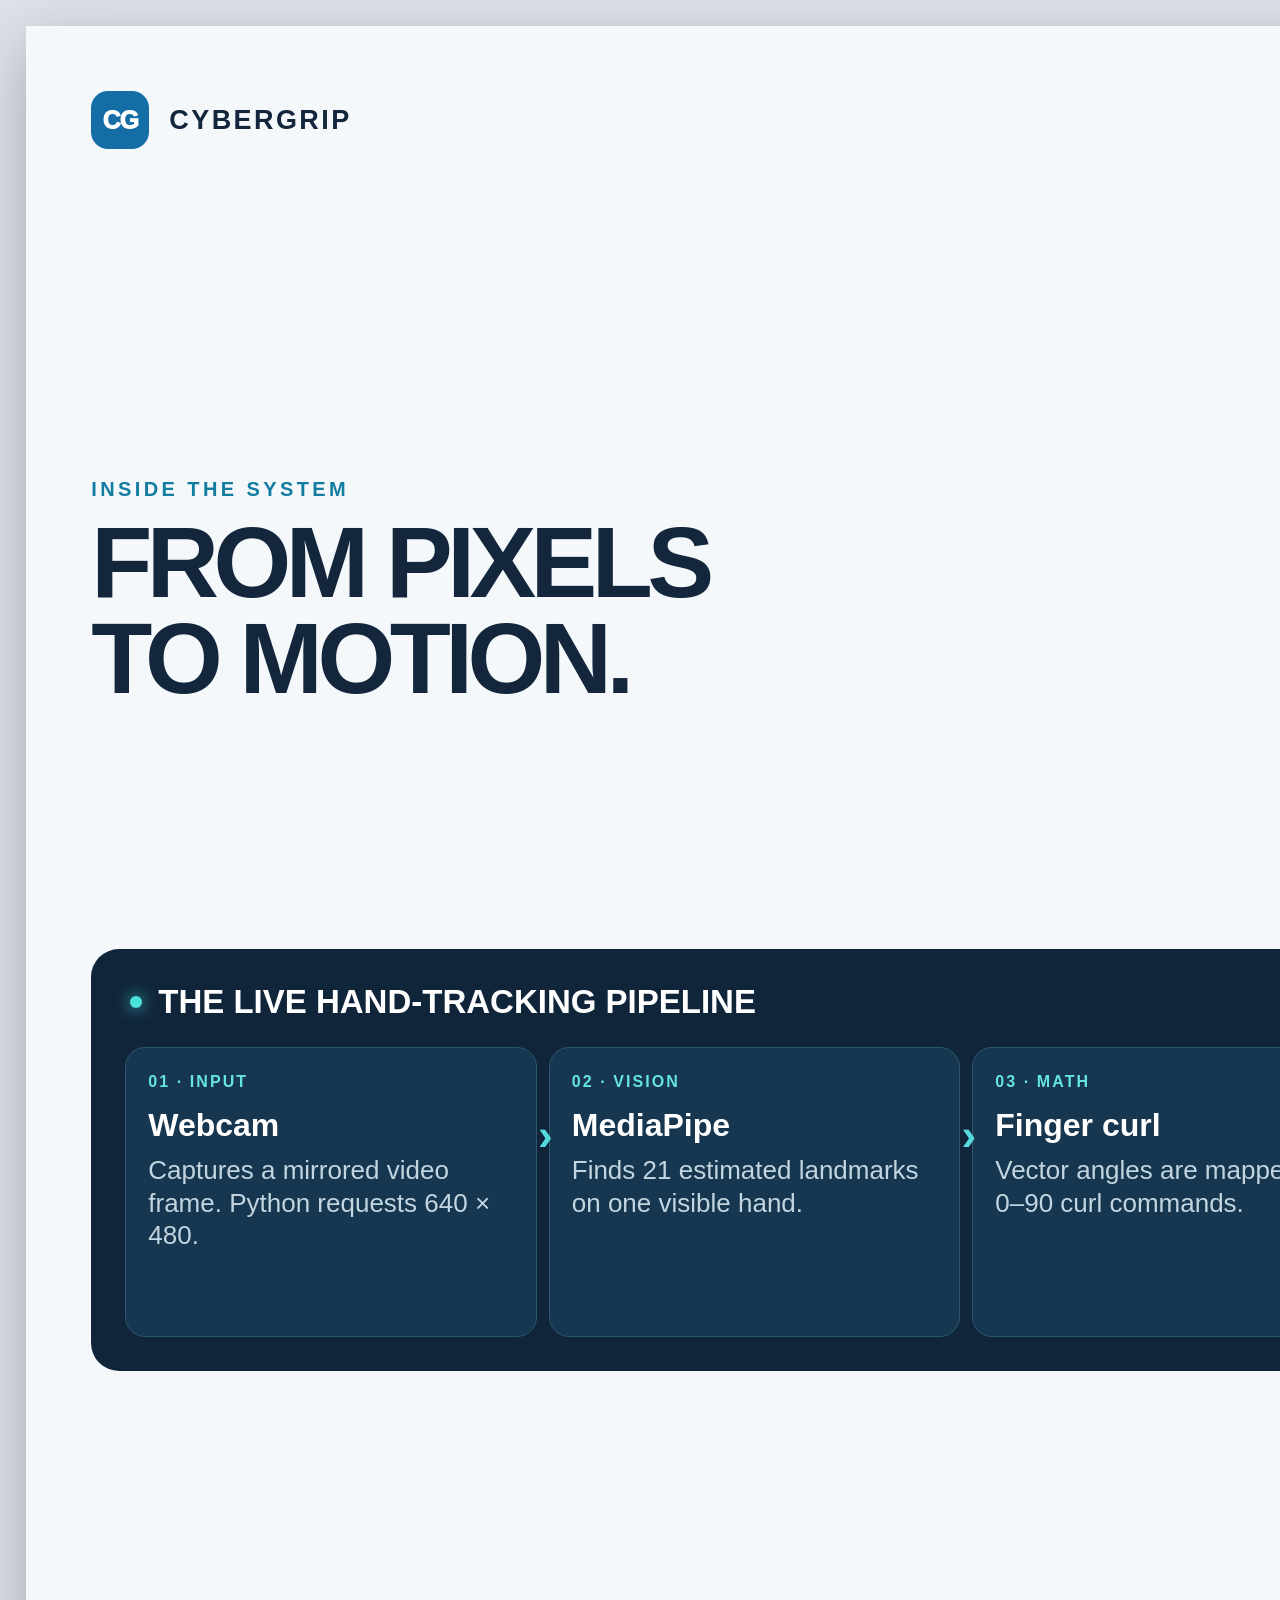
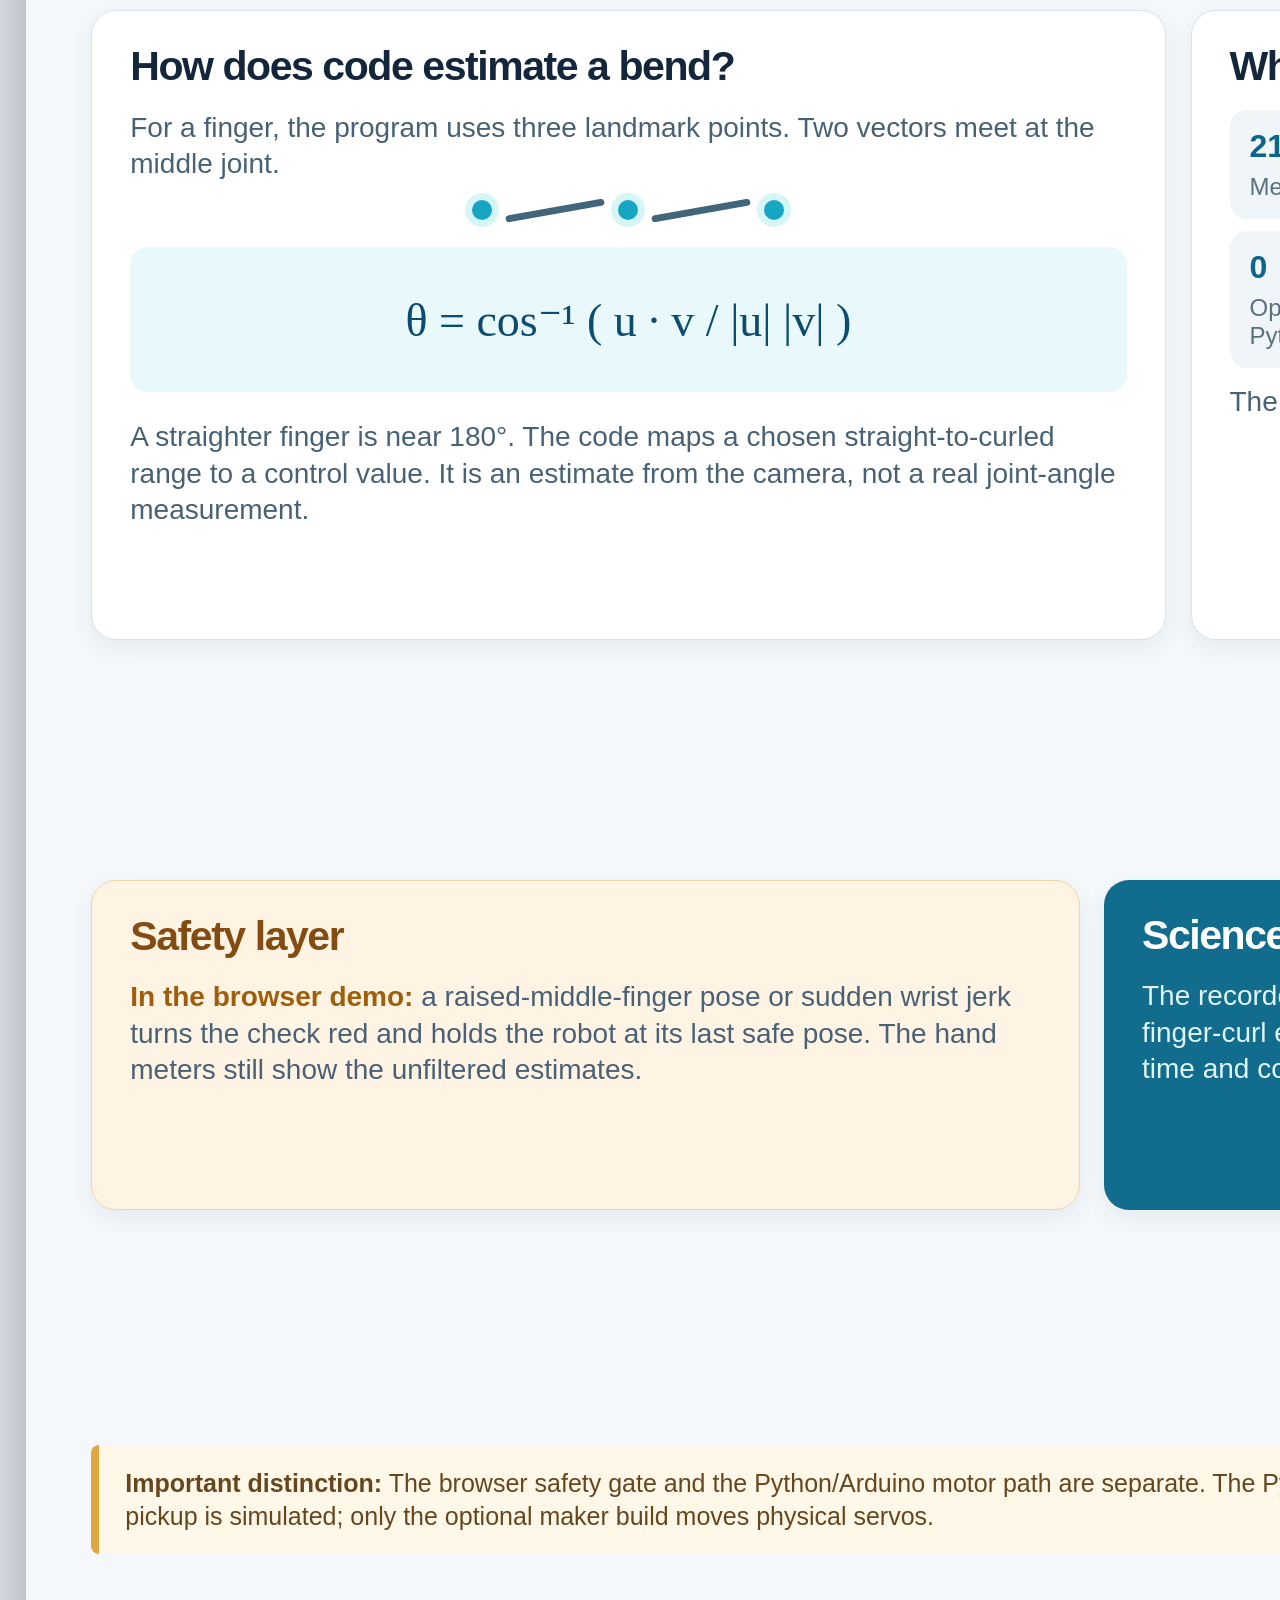
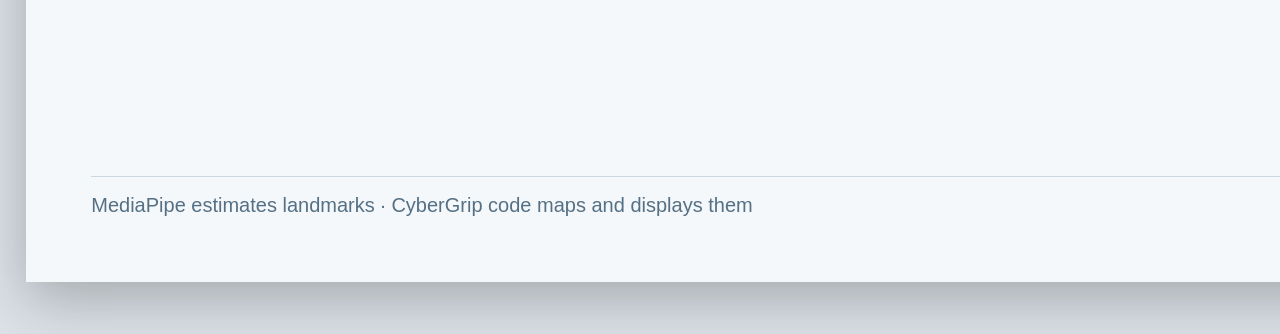
<file: posters/02-how-it-works.html>
<!doctype html><html lang="en"><head><meta charset="utf-8"><meta name="viewport" content="width=device-width, initial-scale=1"><title>CyberGrip | How It Works</title><style>
@page { size: 24in 36in; margin: 0; }
* { box-sizing: border-box; }
html, body { margin: 0; padding: 0; font-family: "Avenir Next", "Helvetica Neue", Arial, sans-serif; }
body { background: #dce2e8; -webkit-print-color-adjust: exact; print-color-adjust: exact; }
.poster { width: 24in; height: 36in; position: relative; overflow: hidden; padding: .68in; page-break-after: always; display:flex; flex-direction:column; justify-content:space-between; }
.poster:last-child { page-break-after: auto; }
.brand { display:flex; align-items:center; gap:20px; font-size:27px; font-weight:900; letter-spacing:.09em; }
.mark { width:58px; height:58px; display:grid; place-items:center; border-radius:17px; font-size:25px; letter-spacing:-.04em; font-weight:950; }
.brand-tag { margin-left:auto; padding:12px 18px; border-radius:999px; font-size:18px; letter-spacing:.11em; font-weight:850; }
.eyebrow { text-transform:uppercase; letter-spacing:.17em; font-weight:900; font-size:20px; }
h1,h2,h3,p { margin-top:0; }
h1 { letter-spacing:-.055em; line-height:.96; }
h2 { letter-spacing:-.035em; line-height:1.03; }
p { line-height:1.3; }
.pill { display:inline-block; border-radius:999px; padding:11px 17px; font-size:18px; letter-spacing:.12em; text-transform:uppercase; font-weight:900; }
.footer { position:static; left:auto; right:auto; bottom:auto; display:flex; align-items:center; justify-content:space-between; font-size:20px; flex:0 0 auto; }
.robot-art { width:100%; height:100%; }
.build-art { width:100%; height:auto; display:block; }
.code { font-family:Menlo,Consolas,monospace; letter-spacing:-.02em; }
@media screen { body { padding:26px; } .poster { margin:0 auto 26px; box-shadow:0 18px 55px rgba(0,0,0,.25); transform-origin:top center; } }
@media print { body { background:white; } .poster { margin:0; box-shadow:none; } }

.tech { color:#13263b; background:#f4f8fb; }
.tech .mark { color:white; background:#146da5; }
.tech .brand-tag { color:#246081; background:#d9edf4; }
.tech .hero { display:flex; justify-content:space-between; align-items:end; margin:35px 0 22px; min-height:300px; }
.tech .hero h1 { font-size:100px; margin:13px 0 0; }
.tech .hero p { width:720px; margin:0 0 6px; font-size:34px; color:#557084; }
.tech .eyebrow { color:#127ca1; }
.tech .pipeline { border-radius:28px; padding:34px; min-height:420px; background:#10243a; color:white; }
.tech .pipeline-title { display:flex; align-items:center; gap:16px; font-size:33px; font-weight:900; margin:0 0 26px 5px; }
.tech .pipeline-title:before { content:""; width:12px; height:12px; border-radius:50%; background:#4ce0db; box-shadow:0 0 16px #4ce0db; }
.tech .steps { display:grid; grid-template-columns:repeat(5,1fr); gap:12px; }
.tech .step { min-height:290px; padding:25px 22px; background:#173650; border:1px solid #2b5771; border-radius:20px; position:relative; }
.tech .step:not(:last-child):after { content:"›"; position:absolute; right:-17px; top:62px; z-index:2; color:#54d9df; font-size:44px; font-weight:900; }
.tech .step .num { color:#65e5df; font-size:16px; letter-spacing:.13em; font-weight:900; }
.tech .step h3 { font-size:32px; margin:16px 0 10px; color:#fff; }
.tech .step p { color:#c2d5e0; font-size:26px; margin:0; line-height:1.25; }
.tech .columns { display:grid; grid-template-columns:1fr 1fr; gap:25px; margin-top:18px; }
.tech .card { padding:34px 38px; border-radius:25px; background:white; border:1px solid #d8e3ea; box-shadow:0 8px 22px rgba(24,62,87,.07); }
.tech .columns > .card { min-height:630px; }
.tech .card h2 { font-size:41px; margin:0 0 22px; }
.tech .card p { font-size:28px; color:#486176; margin:0 0 18px; line-height:1.3; }
.tech .card p:last-child { margin-bottom:0; }
.tech .formula { display:flex; align-items:center; justify-content:center; margin:27px 0; min-height:145px; border-radius:18px; color:#0d4c71; background:#e9f8fb; font-family:Georgia,serif; font-size:46px; }
.tech .landmarks { display:flex; align-items:center; justify-content:center; gap:13px; margin:16px 0; }
.tech .landmarks .dot { width:20px;height:20px;border-radius:50%;background:#17a5c4;box-shadow:0 0 0 7px #d6f5f6; }
.tech .landmarks .line { width:100px;height:7px;background:#41657a;border-radius:999px;transform:rotate(-10deg); }
.tech .mapping { display:grid; grid-template-columns:1fr 1fr; gap:12px; margin-top:16px; }
.tech .metric { padding:18px 20px; border-radius:17px; background:#eff5f8; }
.tech .metric b { display:block; font-size:32px; color:#0d658a; margin-bottom:8px; }
.tech .metric span { font-size:24px; color:#5a7181; }
.tech .data-strip { display:grid; grid-template-columns:.92fr 1.08fr; gap:24px; margin-top:18px; }
.tech .data-strip > .card { min-height:330px; }
.tech .safety { background:#fff4e4; border-color:#f0d6a5; }
.tech .safety h2 { color:#854c11; }
.tech .safety strong { color:#a05d0a; }
.tech .data { color:white; background:#126c8d; border:0; }
.tech .data h2 { color:white; }
.tech .data p { color:#e0f5f7; }
.tech .truth { margin-top:14px; padding:22px 26px; border-left:8px solid #e3a742; border-radius:8px 18px 18px 8px; background:#fff7e7; font-size:25px; line-height:1.3; color:#67461e; }
.tech .footer { color:#557084; border-top:1px solid #cbd8e0; padding-top:17px; }
</style></head><body><article class="poster tech">
  <header class="brand"><span class="mark">CG</span><span>CYBERGRIP</span><span class="brand-tag">HOW IT WORKS</span></header>
  <section class="hero"><div><div class="eyebrow">Inside the system</div><h1>FROM PIXELS<br>TO MOTION.</h1></div><p>One webcam image becomes five finger controls. Here is the path the data takes.</p></section>
  <section class="pipeline">
    <div class="pipeline-title">THE LIVE HAND-TRACKING PIPELINE</div>
    <div class="steps">
      <div class="step"><div class="num">01 · INPUT</div><h3>Webcam</h3><p>Captures a mirrored video frame. Python requests 640 × 480.</p></div>
      <div class="step"><div class="num">02 · VISION</div><h3>MediaPipe</h3><p>Finds 21 estimated landmarks on one visible hand.</p></div>
      <div class="step"><div class="num">03 · MATH</div><h3>Finger curl</h3><p>Vector angles are mapped to 0–90 curl commands.</p></div>
      <div class="step"><div class="num">04 · GATE</div><h3>Safe check</h3><p>Browser twin blocks a flagged pose or sudden wrist jerk.</p></div>
      <div class="step"><div class="num">05 · OUTPUT</div><h3>Two paths</h3><p>Three.js twin on screen, or Python serial → Arduino servos.</p></div>
    </div>
  </section>
  <section class="columns">
    <div class="card">
      <h2>How does code estimate a bend?</h2>
      <p>For a finger, the program uses three landmark points. Two vectors meet at the middle joint.</p>
      <div class="landmarks"><span class="dot"></span><span class="line"></span><span class="dot"></span><span class="line"></span><span class="dot"></span></div>
      <div class="formula">θ = cos⁻¹ ( u · v / |u| |v| )</div>
      <p>A straighter finger is near 180°. The code maps a chosen straight-to-curled range to a control value. It is an estimate from the camera, not a real joint-angle measurement.</p>
    </div>
    <div class="card">
      <h2>What the numbers mean</h2>
      <div class="mapping">
        <div class="metric"><b>21 points</b><span>MediaPipe hand landmarks</span></div>
        <div class="metric"><b>5 channels</b><span>Thumb, index, middle, ring, pinky</span></div>
        <div class="metric"><b>0 → 90</b><span>Open-to-curled command values from Python</span></div>
        <div class="metric"><b>25% smoothing</b><span>Arduino eases toward each new target</span></div>
      </div>
      <p style="margin-top:16px">The serial bridge sends packets like <span class="code">&lt;45,90,90,85,70&gt;</span> at 115,200 baud.</p>
    </div>
  </section>
  <section class="data-strip">
    <div class="card safety"><h2>Safety layer</h2><p><strong>In the browser demo:</strong> a raised-middle-finger pose or sudden wrist jerk turns the check red and holds the robot at its last safe pose. The hand meters still show the unfiltered estimates.</p></div>
    <div class="card data"><h2>Science fair measurements</h2><p>The recorder collects 100 detected-hand results with processing delay, frame rate, finger-curl estimates, camera distance, and room-light input. Change one condition at a time and compare your own trials.</p></div>
  </section>
  <div class="truth"><strong>Important distinction:</strong> The browser safety gate and the Python/Arduino motor path are separate. The Python motor path does not currently include that same gesture/jerk block. The web pickup is simulated; only the optional maker build moves physical servos.</div>
  <footer class="footer"><span>MediaPipe estimates landmarks · CyberGrip code maps and displays them</span><span>02 / THE TECHNOLOGY</span></footer>
</article></body></html>
</file>
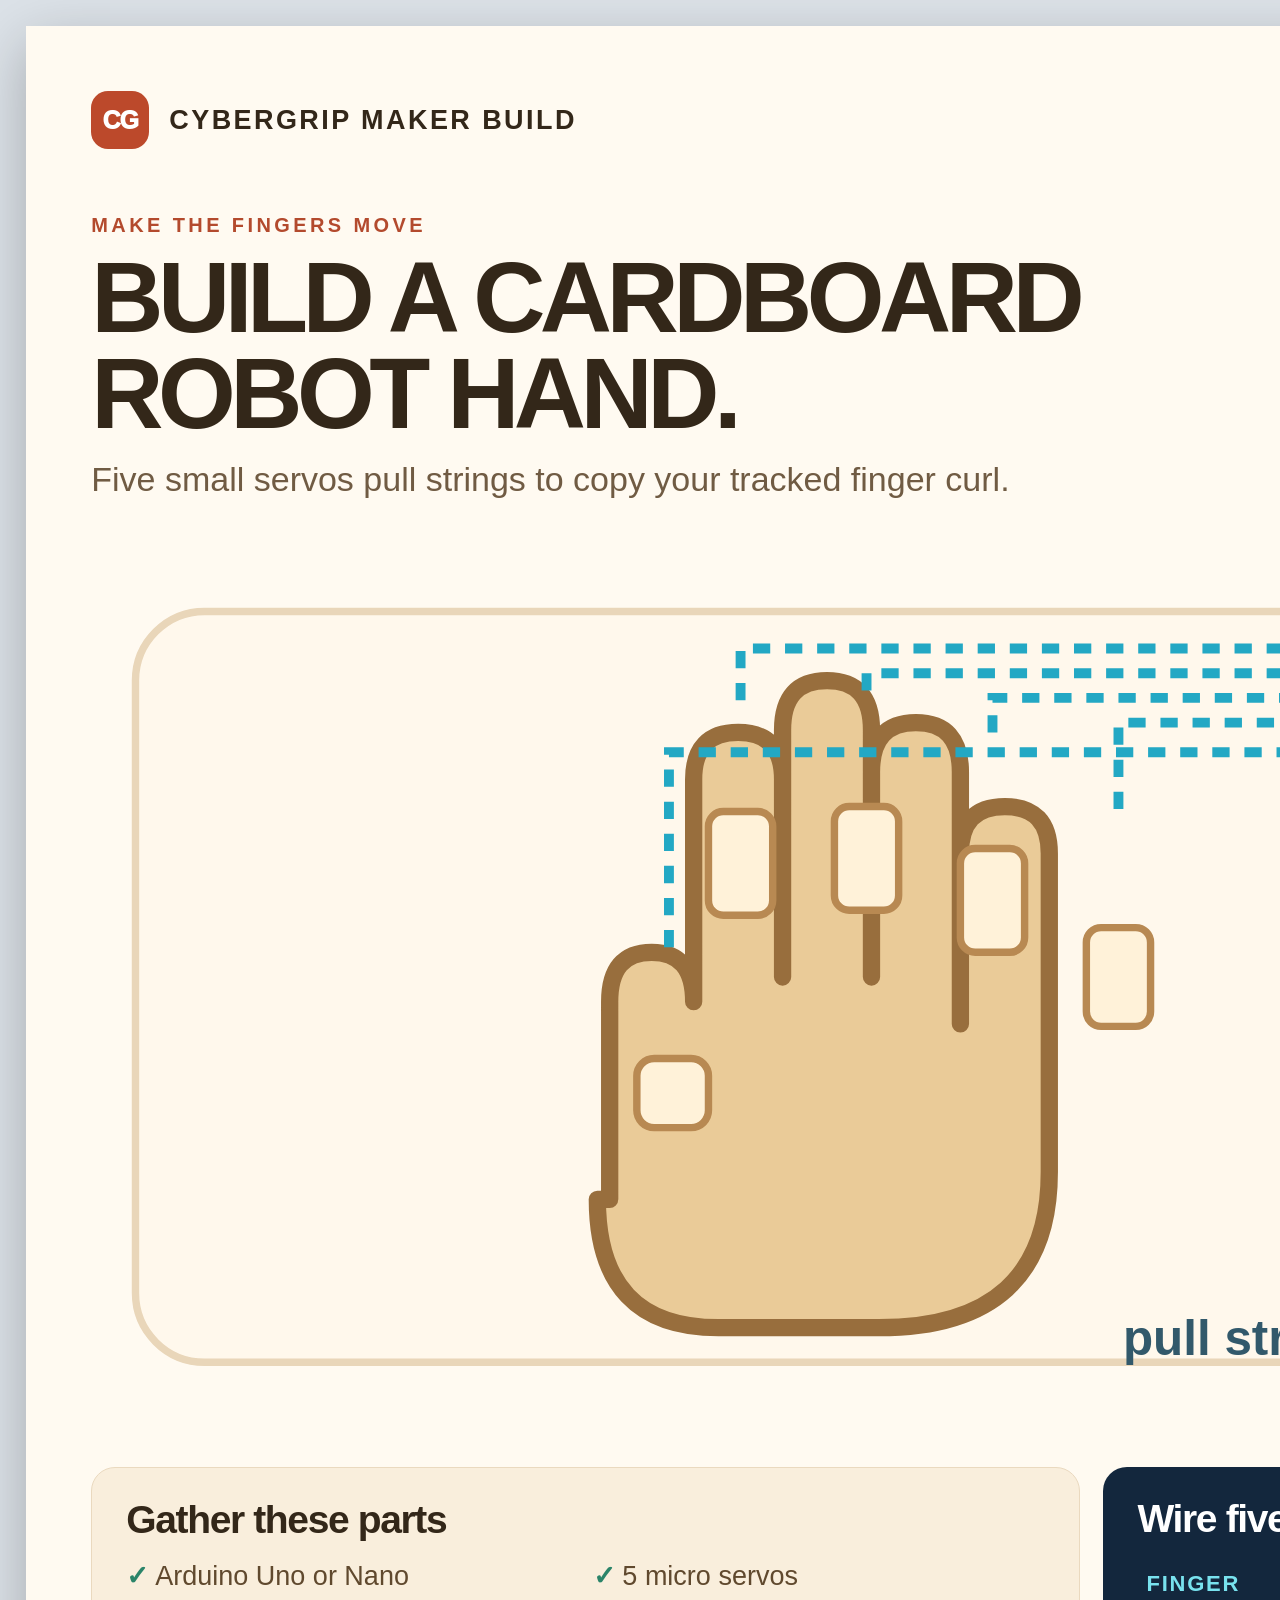
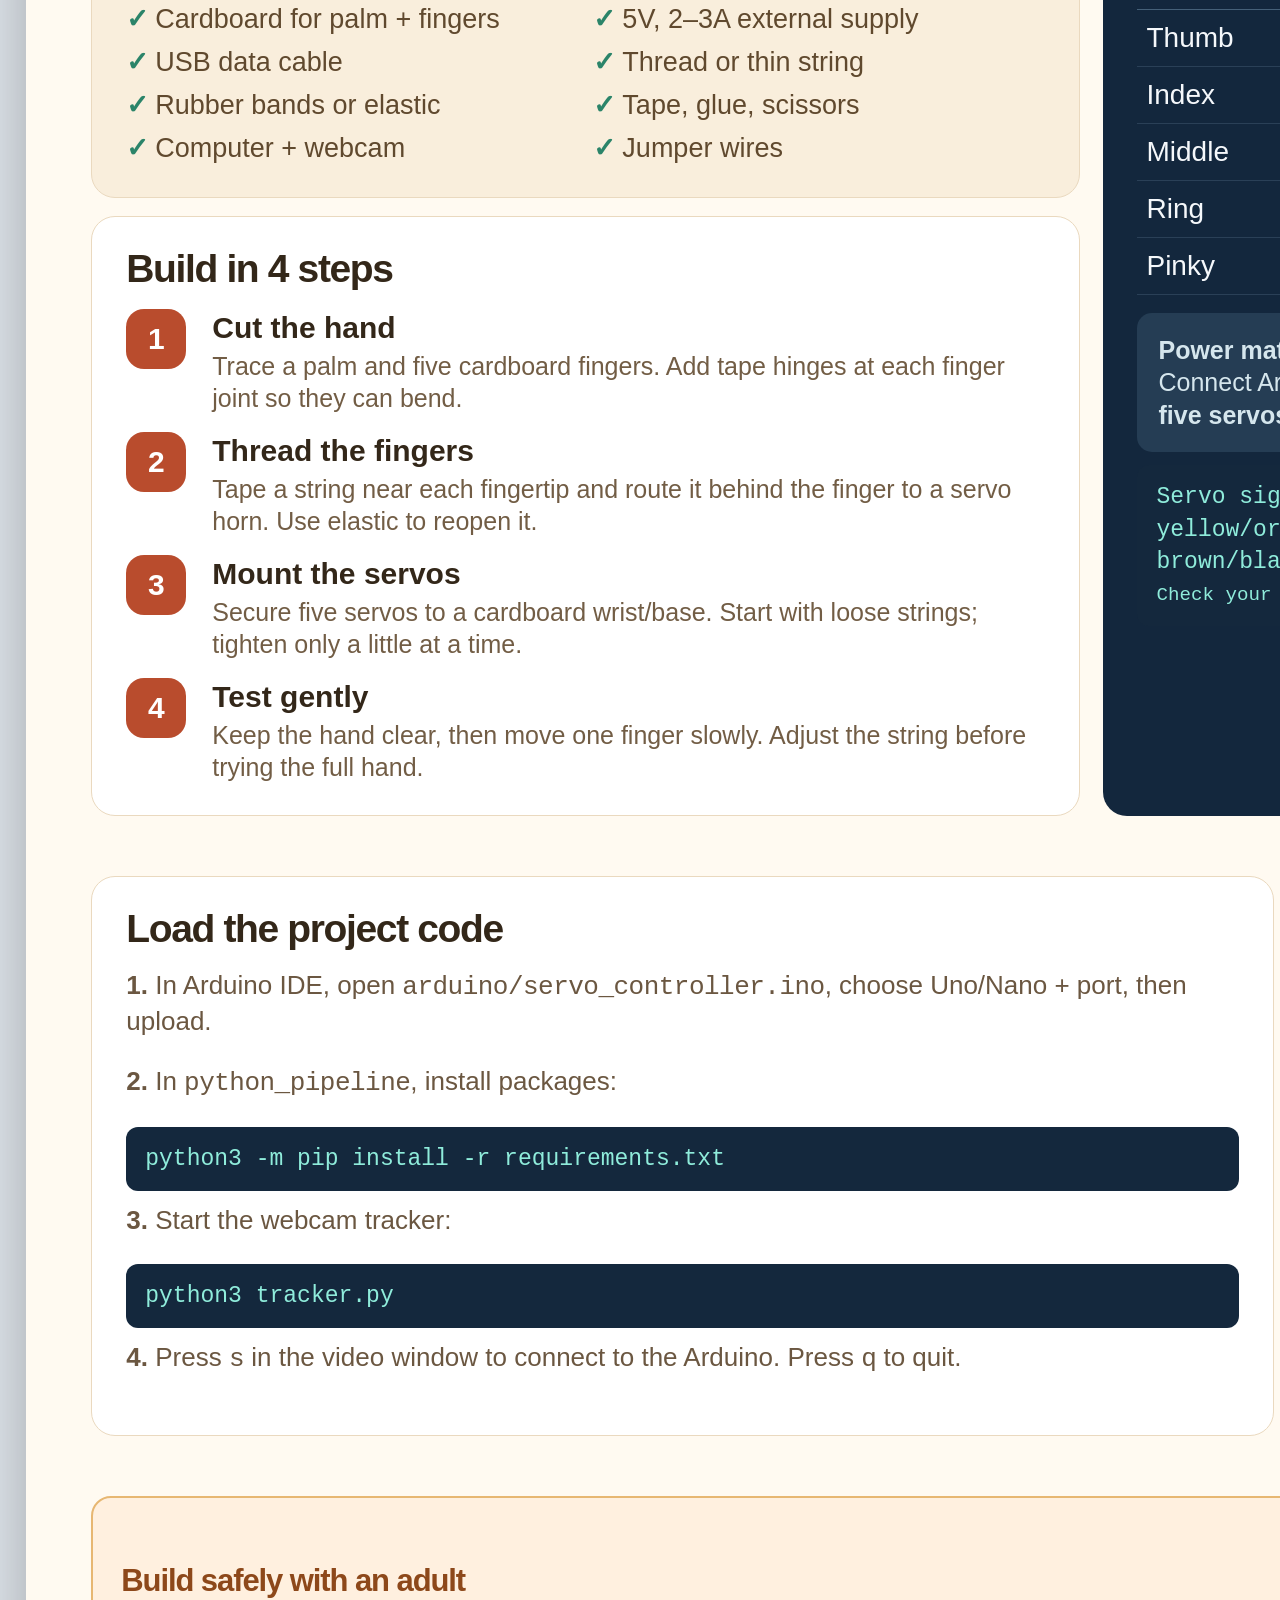
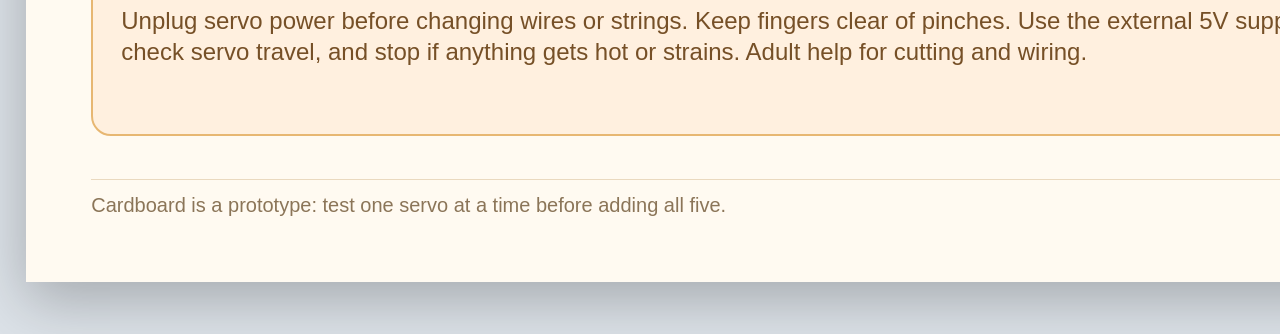
<file: posters/03-cardboard-maker-build.html>
<!doctype html><html lang="en"><head><meta charset="utf-8"><meta name="viewport" content="width=device-width, initial-scale=1"><title>CyberGrip | Cardboard Maker Build</title><style>
@page { size: 24in 36in; margin: 0; }
* { box-sizing: border-box; }
html, body { margin: 0; padding: 0; font-family: "Avenir Next", "Helvetica Neue", Arial, sans-serif; }
body { background: #dce2e8; -webkit-print-color-adjust: exact; print-color-adjust: exact; }
.poster { width: 24in; height: 36in; position: relative; overflow: hidden; padding: .68in; page-break-after: always; display:flex; flex-direction:column; justify-content:space-between; }
.poster:last-child { page-break-after: auto; }
.brand { display:flex; align-items:center; gap:20px; font-size:27px; font-weight:900; letter-spacing:.09em; }
.mark { width:58px; height:58px; display:grid; place-items:center; border-radius:17px; font-size:25px; letter-spacing:-.04em; font-weight:950; }
.brand-tag { margin-left:auto; padding:12px 18px; border-radius:999px; font-size:18px; letter-spacing:.11em; font-weight:850; }
.eyebrow { text-transform:uppercase; letter-spacing:.17em; font-weight:900; font-size:20px; }
h1,h2,h3,p { margin-top:0; }
h1 { letter-spacing:-.055em; line-height:.96; }
h2 { letter-spacing:-.035em; line-height:1.03; }
p { line-height:1.3; }
.pill { display:inline-block; border-radius:999px; padding:11px 17px; font-size:18px; letter-spacing:.12em; text-transform:uppercase; font-weight:900; }
.footer { position:static; left:auto; right:auto; bottom:auto; display:flex; align-items:center; justify-content:space-between; font-size:20px; flex:0 0 auto; }
.robot-art { width:100%; height:100%; }
.build-art { width:100%; height:auto; display:block; }
.code { font-family:Menlo,Consolas,monospace; letter-spacing:-.02em; }
@media screen { body { padding:26px; } .poster { margin:0 auto 26px; box-shadow:0 18px 55px rgba(0,0,0,.25); transform-origin:top center; } }
@media print { body { background:white; } .poster { margin:0; box-shadow:none; } }

.build { color:#332719; background:#fffaf1; }
.build .mark { color:white; background:#bc492b; }
.build .brand-tag { color:#85502c; background:#f3e4ca; }
.build .hero { margin:22px 0 12px; display:flex; justify-content:space-between; align-items:end; min-height:220px; }
.build .eyebrow { color:#b34a2d; }
.build .hero h1 { max-width:1400px; font-size:100px; margin:12px 0 16px; }
.build .hero p { color:#705b43; font-size:34px; margin:0; }
.build .build-art { margin:12px 0 17px; }
.build .columns { display:grid; grid-template-columns:.92fr 1.08fr; gap:23px; }
.build .card { padding:32px 34px; border:1px solid #ead9bf; border-radius:24px; background:white; }
.build .card h2 { margin:0 0 20px; font-size:39px; }
.build .materials { background:#f9eedc; }
.build .materials ul { list-style:none; padding:0; margin:0; display:grid; grid-template-columns:1fr 1fr; gap:10px 15px; }
.build .materials li { font-size:27px; line-height:1.22; padding-left:29px; position:relative; color:#60492e; }
.build .materials li:before { content:"✓"; position:absolute; left:0; color:#2b8469; font-weight:900; }
.build .steps { display:grid; grid-template-columns:1fr; gap:18px; }
.build .build-step { display:grid; grid-template-columns:68px 1fr; gap:18px; align-items:start; }
.build .build-step .num { width:60px;height:60px;display:grid;place-items:center;border-radius:18px;background:#b94c2d;color:white;font-size:30px;font-weight:900; }
.build .build-step h3 { font-size:30px; margin:2px 0 5px; }
.build .build-step p { color:#725d45; font-size:25px; margin:0; line-height:1.28; }
.build .wiring { margin-top:18px; display:grid; grid-template-columns:1.1fr .9fr; gap:23px; align-items:stretch; }
.build .wiring-card { background:#13273d;color:#f5f8fb;border:0; }
.build .wiring-card h2 { color:#fff; }
.build table { width:100%; border-collapse:collapse; font-size:28px; }
.build th { color:#78e2ee; text-align:left; padding:12px 9px; border-bottom:1px solid #456078; font-size:22px; text-transform:uppercase; letter-spacing:.08em; }
.build td { padding:12px 9px; border-bottom:1px solid #2a4057; }
.build .power { margin-top:18px; padding:21px; border-radius:15px; background:#253d54; color:#d5e6ed; font-size:25px; line-height:1.3; }
.build .setup { background:#fff; }
.build .codeblock { margin:13px 0; padding:16px 19px; border-radius:12px; background:#14283d; color:#8fecdb; font:23px/1.4 Menlo,Consolas,monospace; }
.build .setup p { font-size:26px; color:#6b5741; line-height:1.3; }
.build .warning { display:grid; grid-template-columns:1.18fr .82fr; align-items:center; gap:24px; min-height:240px; margin-top:18px; padding:24px 28px; border-radius:20px; background:#fff0df; border:2px solid #e7b772; }
.build .warning h2 { font-size:31px; margin:0 0 9px; color:#8d481a; }
.build .warning p { font-size:24px; line-height:1.28; color:#765027; margin:0; }
.build .repo-box { padding:20px 24px; border-radius:16px; background:#fffaf1; border:1px solid #e7c997; }
.build .repo-box strong { display:block; font-size:27px; color:#a7432a; margin-bottom:8px; }
.build .repo-box p { margin:0 0 8px; color:#634a2d; font-size:21px; }
.build .repo-url { color:#145f7c; font-size:24px; line-height:1.22; font-weight:800; word-break:break-word; }
.build .footer { color:#8b7558; border-top:1px solid #ead9bf; padding-top:14px; }
</style></head><body><article class="poster build">
  <header class="brand"><span class="mark">CG</span><span>CYBERGRIP MAKER BUILD</span><span class="brand-tag">CARDBOARD + CODE</span></header>
  <section class="hero"><div><div class="eyebrow">Make the fingers move</div><h1>BUILD A CARDBOARD<br>ROBOT HAND.</h1><p>Five small servos pull strings to copy your tracked finger curl.</p></div></section>
  
<svg class="build-art" viewBox="0 0 880 340" role="img" aria-label="Cardboard hand with hinged fingers, strings and five servos">
  <defs><marker id="arrow" markerWidth="10" markerHeight="10" refX="8" refY="3" orient="auto"><path d="M0,0 L0,6 L9,3 z" fill="#23a8c4"/></marker></defs>
  <rect x="18" y="18" width="844" height="304" rx="28" fill="#fff8ec" stroke="#e9d6b9" stroke-width="3"/>
  <path d="M210 256v-80q0-20 17-20t17 20v-90q0-19 18-19t18 19v80V66q0-20 18-20t18 20v100V83q0-20 18-20t18 20v102V116q0-19 18-19t18 19v129q0 63-69 63h-65q-49 0-49-52z" fill="#eacb98" stroke="#986e3d" stroke-width="7" stroke-linejoin="round"/>
  <g fill="#fff2d9" stroke="#b88952" stroke-width="3"><rect x="250" y="99" width="26" height="42" rx="6"/><rect x="301" y="97" width="26" height="42" rx="6"/><rect x="352" y="114" width="26" height="42" rx="6"/><rect x="403" y="146" width="26" height="40" rx="6"/><rect x="221" y="199" width="29" height="28" rx="7"/></g>
  <g fill="none" stroke="#23a8c4" stroke-width="4" stroke-dasharray="7 6"><path d="M263 54V33H563"/><path d="M314 50V43H563"/><path d="M365 67V53H563"/><path d="M416 98V63H563"/><path d="M234 154 234 75h329"/></g>
  <g transform="translate(560 54)">
    <rect x="0" y="0" width="245" height="212" rx="22" fill="#dcebf0" stroke="#2e667b" stroke-width="5"/>
    <text x="122" y="-10" text-anchor="middle" font-size="22" font-weight="800" fill="#32596b">5 MICRO SERVOS</text>
    <g fill="#304b60" stroke="#71d6e7" stroke-width="3">
      <rect x="22" y="32" width="74" height="48" rx="12"/><rect x="150" y="32" width="74" height="48" rx="12"/>
      <rect x="22" y="104" width="74" height="48" rx="12"/><rect x="150" y="104" width="74" height="48" rx="12"/>
      <rect x="86" y="166" width="74" height="38" rx="12"/>
    </g>
    <g fill="#f3b64d"><circle cx="59" cy="56" r="9"/><circle cx="187" cy="56" r="9"/><circle cx="59" cy="128" r="9"/><circle cx="187" cy="128" r="9"/><circle cx="123" cy="185" r="8"/></g>
  </g>
  <path d="M487 293h55" stroke="#23a8c4" stroke-width="4" marker-end="url(#arrow)"/>
  <text x="500" y="319" text-anchor="middle" font-size="20" font-weight="700" fill="#32596b">pull string → curl</text>
</svg>
  <section class="columns">
    <div>
      <div class="card materials"><h2>Gather these parts</h2><ul>
        <li>Arduino Uno or Nano</li><li>5 micro servos</li><li>Cardboard for palm + fingers</li>
        <li>5V, 2–3A external supply</li><li>USB data cable</li><li>Thread or thin string</li>
        <li>Rubber bands or elastic</li><li>Tape, glue, scissors</li>
        <li>Computer + webcam</li><li>Jumper wires</li>
      </ul></div>
      <div class="card" style="margin-top:18px"><h2>Build in 4 steps</h2><div class="steps">
        <div class="build-step"><span class="num">1</span><div><h3>Cut the hand</h3><p>Trace a palm and five cardboard fingers. Add tape hinges at each finger joint so they can bend.</p></div></div>
        <div class="build-step"><span class="num">2</span><div><h3>Thread the fingers</h3><p>Tape a string near each fingertip and route it behind the finger to a servo horn. Use elastic to reopen it.</p></div></div>
        <div class="build-step"><span class="num">3</span><div><h3>Mount the servos</h3><p>Secure five servos to a cardboard wrist/base. Start with loose strings; tighten only a little at a time.</p></div></div>
        <div class="build-step"><span class="num">4</span><div><h3>Test gently</h3><p>Keep the hand clear, then move one finger slowly. Adjust the string before trying the full hand.</p></div></div>
      </div></div>
    </div>
    <div class="card wiring-card">
      <h2>Wire five servos</h2>
      <table><thead><tr><th>Finger</th><th>Signal wire</th></tr></thead><tbody>
        <tr><td>Thumb</td><td>D3</td></tr><tr><td>Index</td><td>D5</td></tr><tr><td>Middle</td><td>D6</td></tr><tr><td>Ring</td><td>D9</td></tr><tr><td>Pinky</td><td>D10</td></tr>
      </tbody></table>
      <div class="power"><b>Power matters:</b> all servo red wires → external +5V. All brown/black wires → supply GND. Connect Arduino GND to that same GND. Keep the Arduino on USB for data. <b>Do not power five servos from the Arduino 5V pin.</b></div>
      <div class="codeblock">Servo signal colors are often:<br>yellow/orange = signal · red = +5V<br>brown/black = GND<br><small>Check your servo label/wire guide.</small></div>
    </div>
  </section>
  <section class="wiring">
    <div class="card setup"><h2>Load the project code</h2>
      <p><b>1.</b> In Arduino IDE, open <span class="code">arduino/servo_controller.ino</span>, choose Uno/Nano + port, then upload.</p>
      <p><b>2.</b> In <span class="code">python_pipeline</span>, install packages:</p><div class="codeblock">python3 -m pip install -r requirements.txt</div>
      <p><b>3.</b> Start the webcam tracker:</p><div class="codeblock">python3 tracker.py</div>
      <p><b>4.</b> Press <span class="code">s</span> in the video window to connect to the Arduino. Press <span class="code">q</span> to quit.</p>
    </div>
    <div class="card setup"><h2>What the maker build does</h2><p>Python estimates five finger-curl values from the webcam. The serial bridge sends them to the Arduino. The Arduino smooths the values and moves five servos.</p><p><b>This build copies finger motion only.</b> It does not include the browser twin’s arm or gift pickup, and the physical Python path does not have the browser demo’s gesture safety filter.</p></div>
  </section>
  <section class="warning">
    <div><h2>Build safely with an adult</h2><p>Unplug servo power before changing wires or strings. Keep fingers clear of pinches. Use the external 5V supply, check servo travel, and stop if anything gets hot or strains. Adult help for cutting and wiring.</p></div>
    <div class="repo-box"><strong>Get the code</strong><p>Type this address to open the project files:</p><a class="repo-url" href="https://github.com/kcmagik-blip/cybergrip-lab">github.com/kcmagik-blip/cybergrip-lab</a></div>
  </section>
  <footer class="footer"><span>Cardboard is a prototype: test one servo at a time before adding all five.</span><span>03 / THE MAKER BUILD</span></footer>
</article></body></html>
</file>
